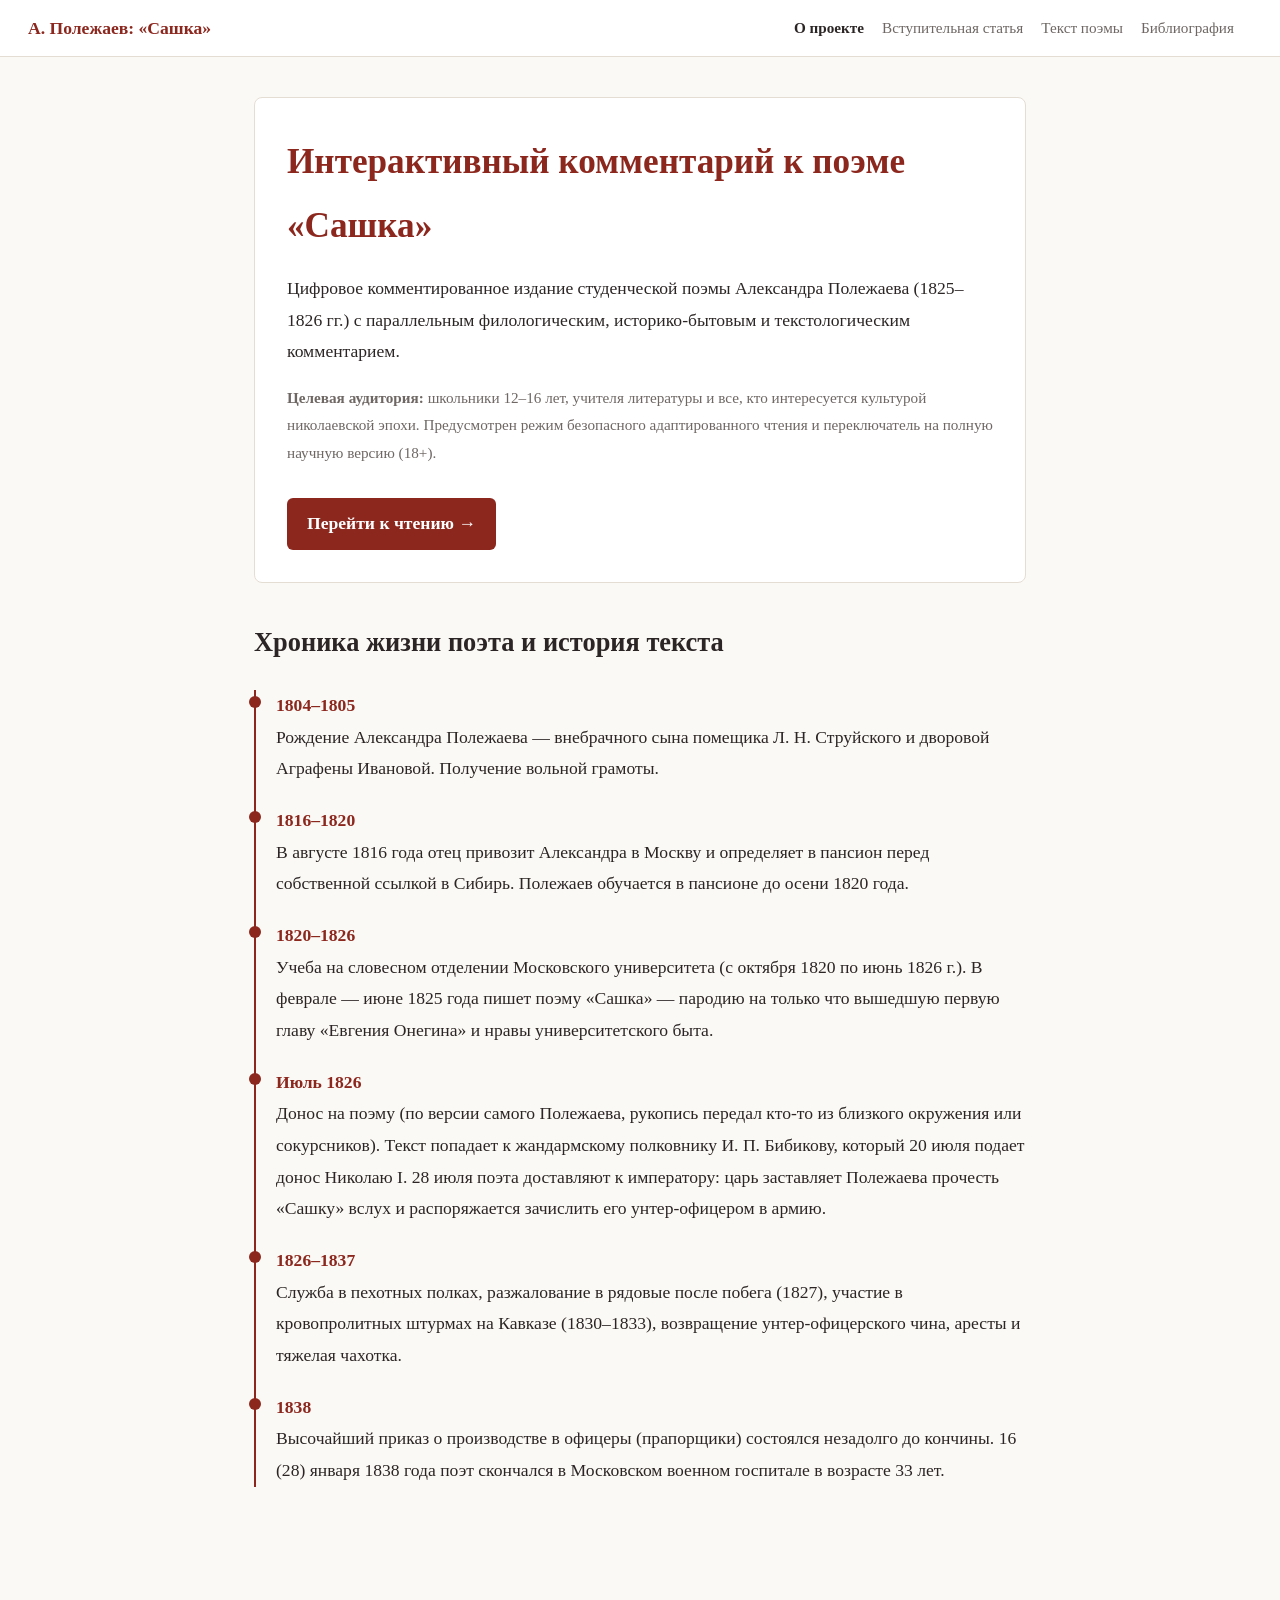
<file: index.html>
<!DOCTYPE html>
<html lang="ru">
<head>
  <meta charset="UTF-8">
  <meta name="viewport" content="width=device-width, initial-scale=1.0">
  <title>Александр Полежаев: «Сашка» — Цифровой комментарий</title>
  <link rel="stylesheet" href="css/style.css">
</head>
<body>

  <header>
    <div class="site-title">А. Полежаев: «Сашка»</div>
    <nav>
      <a href="index.html" class="active">О проекте</a>
      <a href="intro.html">Вступительная статья</a>
      <a href="text.html">Текст поэмы</a>
      <a href="bibliography.html">Библиография</a>
    </nav>
  </header>

  <main class="content-page">
    <div class="hero-box">
      <h1>Интерактивный комментарий к поэме «Сашка»</h1>
      <p>Цифровое комментированное издание студенческой поэмы Александра Полежаева (1825–1826 гг.) с параллельным филологическим, историко-бытовым и текстологическим комментарием.</p>
      <p style="color: var(--text-muted); font-size: 0.95rem; margin-top: 8px;">
        <strong>Целевая аудитория:</strong> школьники 12–16 лет, учителя литературы и все, кто интересуется культурой николаевской эпохи. Предусмотрен режим безопасного адаптированного чтения и переключатель на полную научную версию (18+).
      </p>
      <a href="text.html" class="hero-btn">Перейти к чтению &rarr;</a>
    </div>

    <h2>Хроника жизни поэта и история текста</h2>
    <div class="timeline">
      <div class="timeline-item">
        <div class="timeline-year">1804–1805</div>
        <p>Рождение Александра Полежаева — внебрачного сына помещика Л. Н. Струйского и дворовой Аграфены Ивановой. Получение вольной грамоты.</p>
      </div>
      <div class="timeline-item">
        <div class="timeline-year">1816–1820</div>
        <p>В августе 1816 года отец привозит Александра в Москву и определяет в пансион перед собственной ссылкой в Сибирь. Полежаев обучается в пансионе до осени 1820 года.</p>
      </div>
      <div class="timeline-item">
        <div class="timeline-year">1820–1826</div>
        <p>Учеба на словесном отделении Московского университета (с октября 1820 по июнь 1826 г.). В феврале — июне 1825 года пишет поэму «Сашка» — пародию на только что вышедшую первую главу «Евгения Онегина» и нравы университетского быта.</p>
      </div>
      <div class="timeline-item">
        <div class="timeline-year">Июль 1826</div>
        <p>Донос на поэму (по версии самого Полежаева, рукопись передал кто-то из близкого окружения или сокурсников). Текст попадает к жандармскому полковнику И. П. Бибикову, который 20 июля подает донос Николаю I. 28 июля поэта доставляют к императору: царь заставляет Полежаева прочесть «Сашку» вслух и распоряжается зачислить его унтер-офицером в армию.</p>
      </div>
      <div class="timeline-item">
        <div class="timeline-year">1826–1837</div>
        <p>Служба в пехотных полках, разжалование в рядовые после побега (1827), участие в кровопролитных штурмах на Кавказе (1830–1833), возвращение унтер-офицерского чина, аресты и тяжелая чахотка.</p>
      </div>
      <div class="timeline-item">
        <div class="timeline-year">1838</div>
        <p>Высочайший приказ о производстве в офицеры (прапорщики) состоялся незадолго до кончины. 16 (28) января 1838 года поэт скончался в Московском военном госпитале в возрасте 33 лет.</p>
      </div>
    </div>
  </main>

</body>
</html>
</file>
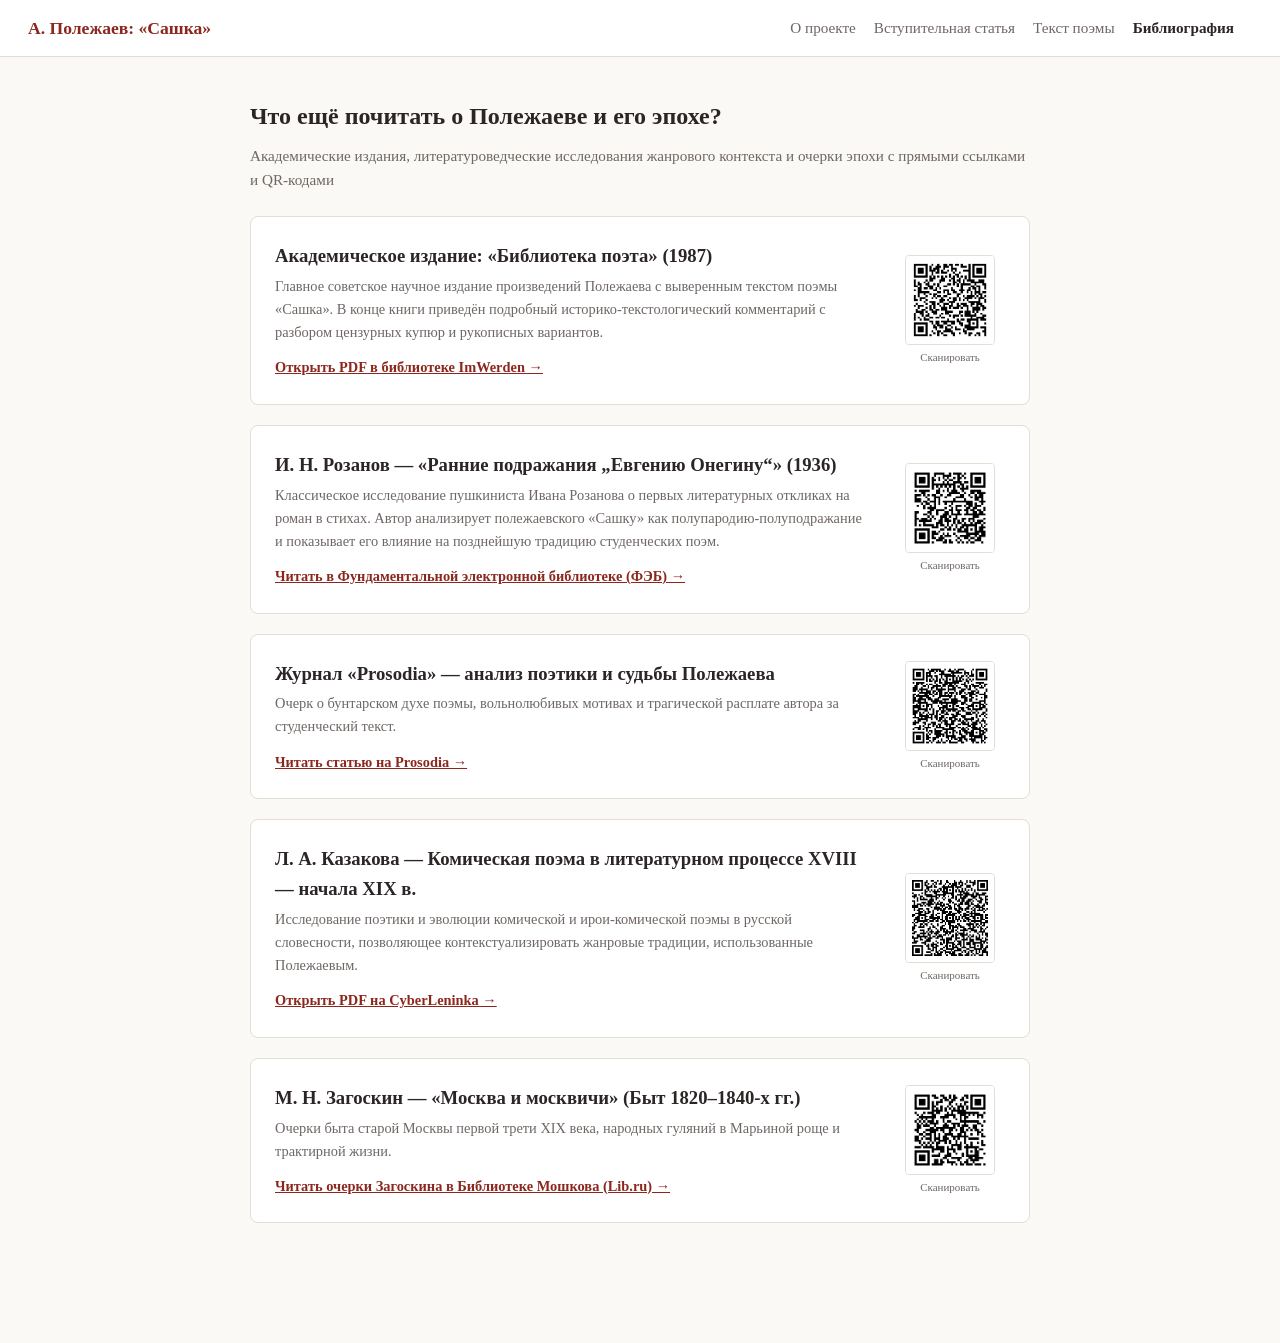
<file: bibliography.html>
<!DOCTYPE html>
<html lang="ru">
<head>
  <meta charset="UTF-8">
  <meta name="viewport" content="width=device-width, initial-scale=1.0">
  <title>Рекомендованная литература — А. Полежаев</title>
  <link rel="stylesheet" href="css/style.css">
</head>
<body>

  <header>
    <div class="site-title">А. Полежаев: «Сашка»</div>
    <nav>
      <a href="index.html">О проекте</a>
      <a href="intro.html">Вступительная статья</a>
      <a href="text.html">Текст поэмы</a>
      <a href="bibliography.html" class="active">Библиография</a>
    </nav>
  </header>

  <main class="biblio-grid">
    <h2 style="margin-bottom: 8px; font-family: Georgia, serif;">Что ещё почитать о Полежаеве и его эпохе?</h2>
    <p style="color: var(--text-muted); margin-bottom: 24px; font-size: 0.95rem;">Академические издания, литературоведческие исследования жанрового контекста и очерки эпохи с прямыми ссылками и QR-кодами</p>

    <!-- Позиция 1: Большая серия Библиотеки поэта (1987) -->
    <div class="biblio-card">
      <div class="biblio-info">
        <h3>Академическое издание: «Библиотека поэта» (1987)</h3>
        <p style="color: var(--text-muted); font-size: 0.9rem; margin: 4px 0 10px;">
          Главное советское научное издание произведений Полежаева с выверенным текстом поэмы «Сашка». В конце книги приведён подробный историко-текстологический комментарий с разбором цензурных купюр и рукописных вариантов.
        </p>
        <a href="https://imwerden.de/pdf/polezhaev_stikhotvoreniya_i_poemy_1987_text.pdf" target="_blank" rel="noopener noreferrer" style="color: var(--accent); font-size: 0.9rem; font-weight: 600;">Открыть PDF в библиотеке ImWerden &rarr;</a>
      </div>
      <div class="biblio-qr-wrapper">
        <img src="assets/qr-1.jpg" alt="QR-код к изданию 1987 года" onerror="this.outerHTML='<div style=\'border:1px dashed #ccc;padding:10px;font-size:11px;\'>assets/qr-1.jpg</div>'">
        <span style="font-size: 11px; color: var(--text-muted); margin-top: 4px;">Сканировать</span>
      </div>
    </div>

    <!-- Позиция 2: Розанов об «Онегине» и «Сашке» -->
    <div class="biblio-card">
      <div class="biblio-info">
        <h3>И. Н. Розанов — «Ранние подражания „Евгению Онегину“» (1936)</h3>
        <p style="color: var(--text-muted); font-size: 0.9rem; margin: 4px 0 10px;">
          Классическое исследование пушкиниста Ивана Розанова о первых литературных откликах на роман в стихах. Автор анализирует полежаевского «Сашку» как полупародию-полуподражание и показывает его влияние на позднейшую традицию студенческих поэм.
        </p>
        <a href="https://feb-web.ru/feb/pushkin/serial/v36/v36-213-.htm" target="_blank" rel="noopener noreferrer" style="color: var(--accent); font-size: 0.9rem; font-weight: 600;">Читать в Фундаментальной электронной библиотеке (ФЭБ) &rarr;</a>
      </div>
      <div class="biblio-qr-wrapper">
        <img src="assets/qr-2.jpg" alt="QR-код к статье Розанова" onerror="this.outerHTML='<div style=\'border:1px dashed #ccc;padding:10px;font-size:11px;\'>assets/qr-2.jpg</div>'">
        <span style="font-size: 11px; color: var(--text-muted); margin-top: 4px;">Сканировать</span>
      </div>
    </div>

    <!-- Позиция 3: Prosodia -->
    <div class="biblio-card">
      <div class="biblio-info">
        <h3>Журнал «Prosodia» — анализ поэтики и судьбы Полежаева</h3>
        <p style="color: var(--text-muted); font-size: 0.9rem; margin: 4px 0 10px;">
          Очерк о бунтарском духе поэмы, вольнолюбивых мотивах и трагической расплате автора за студенческий текст.
        </p>
        <a href="https://prosodia.ru/catalog/stikhotvorenie-dnya/aleksandr-polezhaev-khot-i-ne-verit-on-isusu-no-pravo-dobryy-molodets/" target="_blank" rel="noopener noreferrer" style="color: var(--accent); font-size: 0.9rem; font-weight: 600;">Читать статью на Prosodia &rarr;</a>
      </div>
      <div class="biblio-qr-wrapper">
        <img src="assets/qr-3.jpg" alt="QR-код к статье на Prosodia" onerror="this.outerHTML='<div style=\'border:1px dashed #ccc;padding:10px;font-size:11px;\'>assets/qr-3.jpg</div>'">
        <span style="font-size: 11px; color: var(--text-muted); margin-top: 4px;">Сканировать</span>
      </div>
    </div>

    <!-- Позиция 4: КиберЛенинка — Комическая поэма -->
    <div class="biblio-card">
      <div class="biblio-info">
        <h3>Л. А. Казакова — Комическая поэма в литературном процессе XVIII — начала XIX в.</h3>
        <p style="color: var(--text-muted); font-size: 0.9rem; margin: 4px 0 10px;">
          Исследование поэтики и эволюции комической и ирои-комической поэмы в русской словесности, позволяющее контекстуализировать жанровые традиции, использованные Полежаевым.
        </p>
        <a href="https://cyberleninka.ru/article/n/komicheskaya-poema-v-literaturnom-protsesse-vtoroy-poloviny-xviii-nachala-xix-veka/viewer" target="_blank" rel="noopener noreferrer" style="color: var(--accent); font-size: 0.9rem; font-weight: 600;">Открыть PDF на CyberLeninka &rarr;</a>
      </div>
      <div class="biblio-qr-wrapper">
        <img src="assets/qr-4.jpg" alt="QR-код к статье на CyberLeninka" onerror="this.outerHTML='<div style=\'border:1px dashed #ccc;padding:10px;font-size:11px;\'>assets/qr-4.jpg</div>'">
        <span style="font-size: 11px; color: var(--text-muted); margin-top: 4px;">Сканировать</span>
      </div>
    </div>

    <!-- Позиция 5: Быт Москвы — Загоскин -->
    <div class="biblio-card">
      <div class="biblio-info">
        <h3>М. Н. Загоскин — «Москва и москвичи» (Быт 1820–1840-х гг.)</h3>
        <p style="color: var(--text-muted); font-size: 0.9rem; margin: 4px 0 10px;">
          Очерки быта старой Москвы первой трети XIX века, народных гуляний в Марьиной роще и трактирной жизни.
        </p>
        <a href="http://az.lib.ru/z/zagoskin_m_n/text_0080.shtml" target="_blank" rel="noopener noreferrer" style="color: var(--accent); font-size: 0.9rem; font-weight: 600;">Читать очерки Загоскина в Библиотеке Мошкова (Lib.ru) &rarr;</a>
      </div>
      <div class="biblio-qr-wrapper">
        <img src="assets/qr-5.jpg" alt="QR-код к книге Загоскина" onerror="this.outerHTML='<div style=\'border:1px dashed #ccc;padding:10px;font-size:11px;\'>assets/qr-5.jpg</div>'">
        <span style="font-size: 11px; color: var(--text-muted); margin-top: 4px;">Сканировать</span>
      </div>
    </div>
  </main>

</body>
</html>
</file>
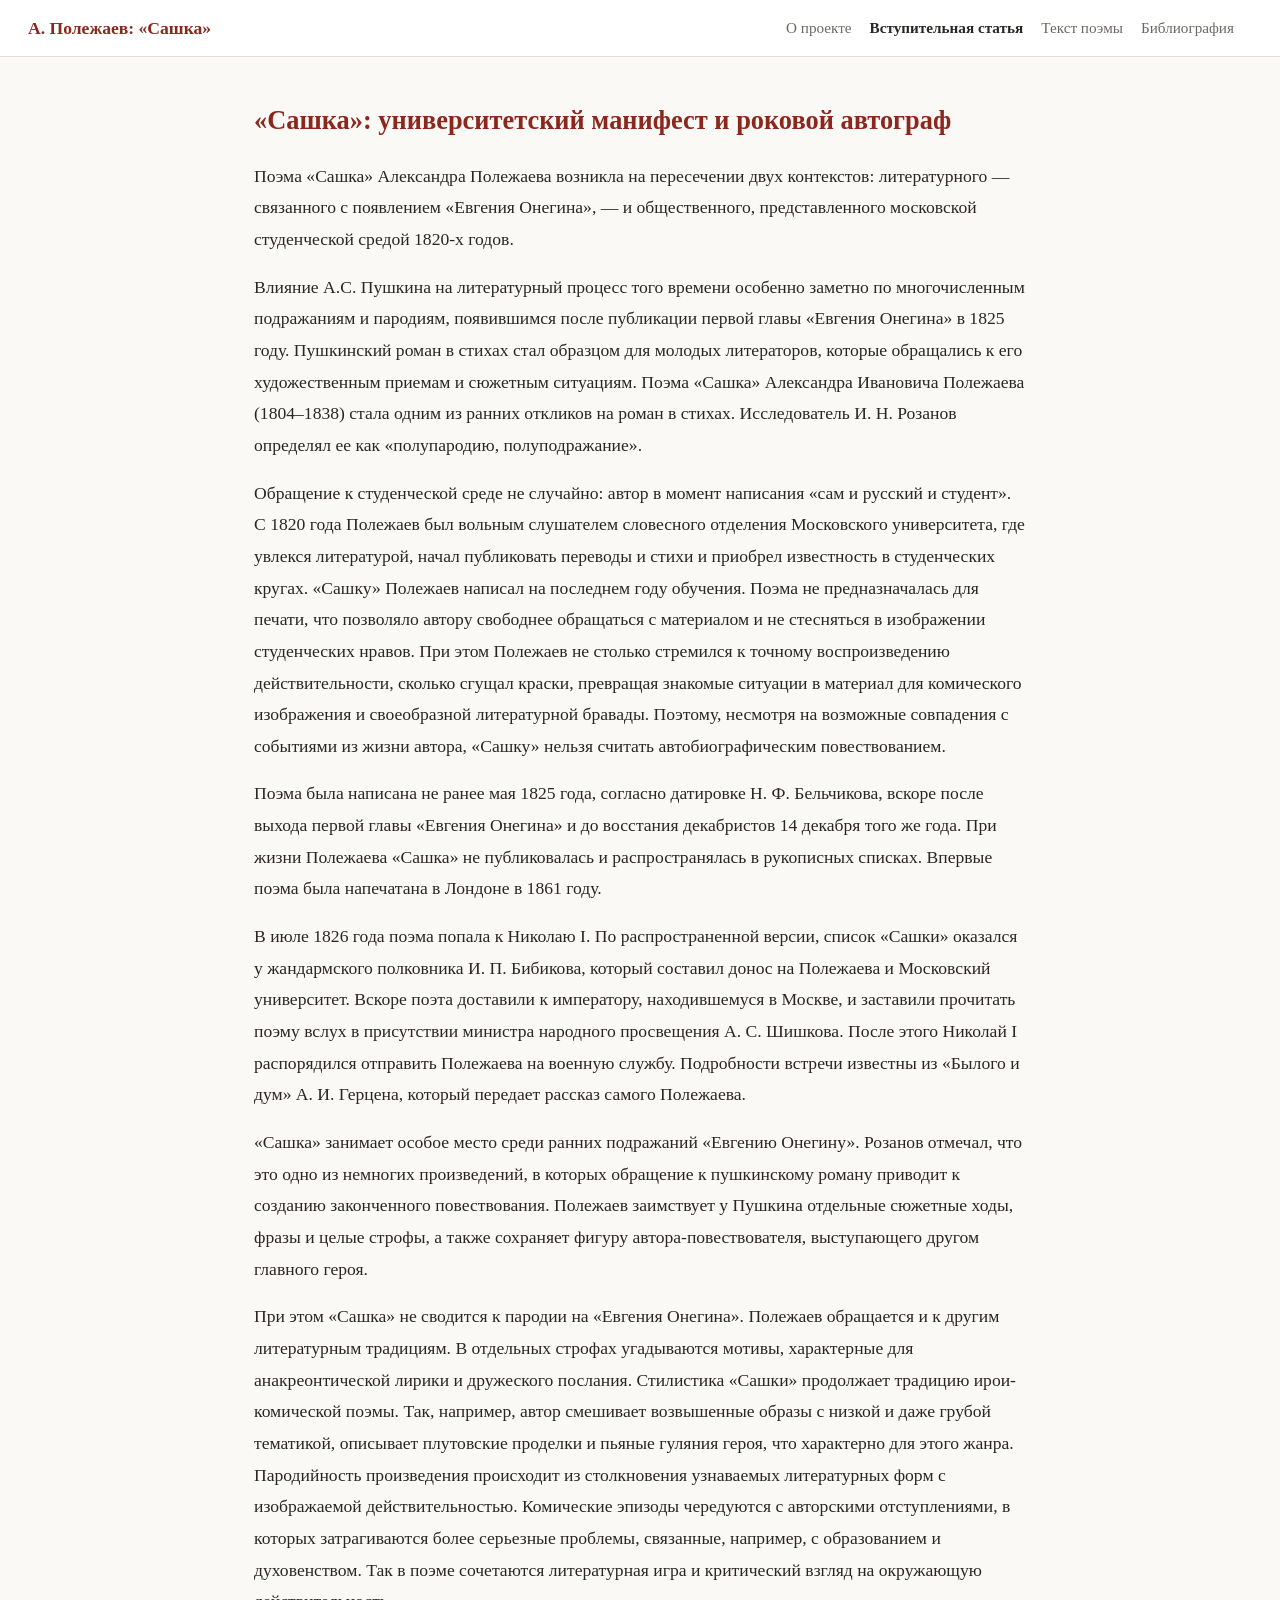
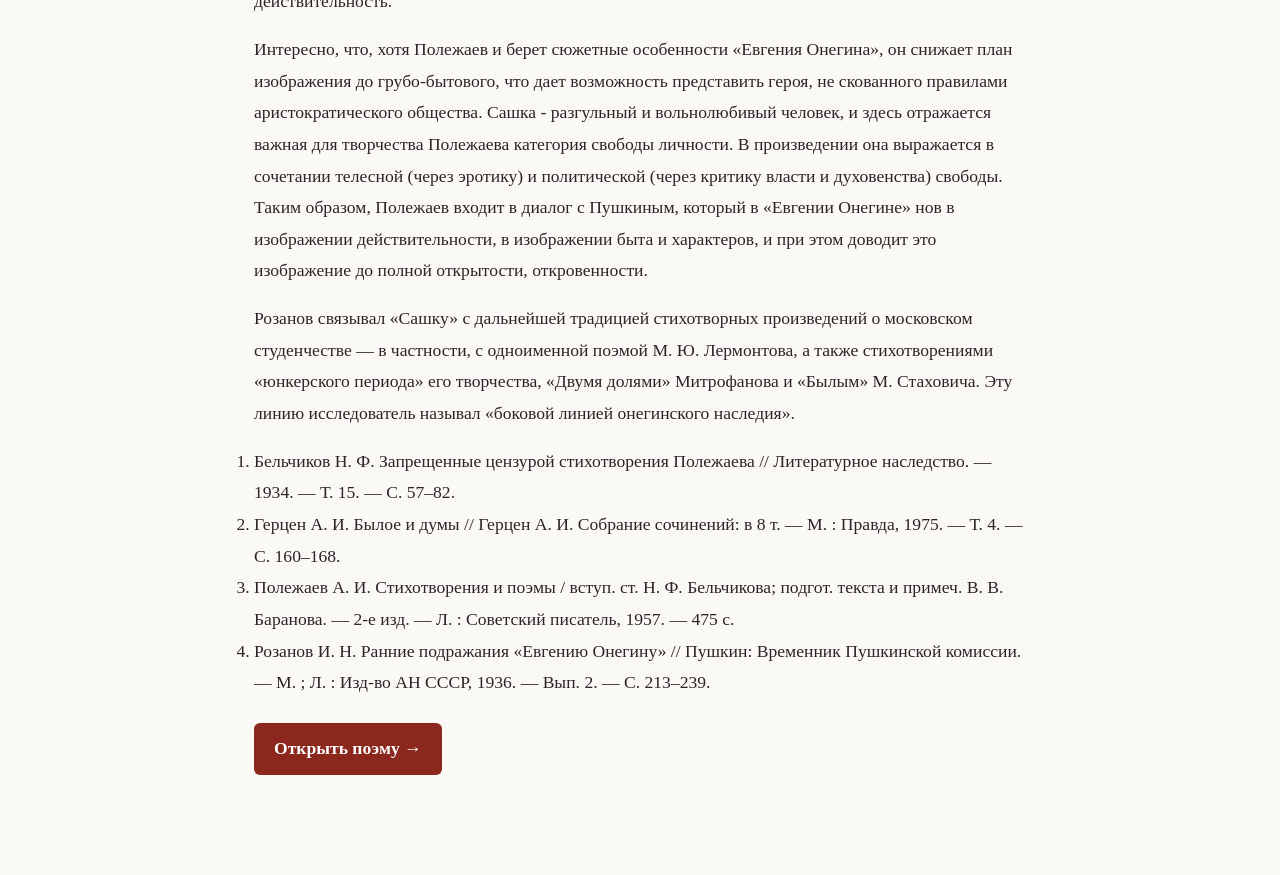
<file: intro.html>
<!DOCTYPE html>
<html lang="ru">
<head>
  <meta charset="UTF-8">
  <meta name="viewport" content="width=device-width, initial-scale=1.0">
  <title>Вступительная статья — А. Полежаев: «Сашка»</title>
  <link rel="stylesheet" href="css/style.css">
</head>
<body>

  <header>
    <div class="site-title">А. Полежаев: «Сашка»</div>
    <nav>
      <a href="index.html">О проекте</a>
      <a href="intro.html" class="active">Вступительная статья</a>
      <a href="text.html">Текст поэмы</a>
      <a href="bibliography.html">Библиография</a>
    </nav>
  </header>

  <article class="content-page">
    <h1>«Сашка»: университетский манифест и роковой автограф</h1>
    
    <p>Поэма «Сашка» Александра Полежаева возникла на пересечении двух контекстов: литературного — связанного с появлением «Евгения Онегина», — и общественного, представленного московской студенческой средой 1820-х годов.</p>

    <p>Влияние А.C. Пушкина на литературный процесс того времени особенно заметно по многочисленным подражаниям и пародиям, появившимся после публикации первой главы «Евгения Онегина» в 1825 году. Пушкинский роман в стихах стал образцом для молодых литераторов, которые обращались к его художественным приемам и сюжетным ситуациям. Поэма «Сашка» Александра Ивановича Полежаева (1804–1838) стала одним из ранних откликов на роман в стихах. Исследователь И. Н. Розанов определял ее как «полупародию, полуподражание».</p>

    <p>Обращение к студенческой среде не случайно: автор в момент написания «сам и русский и студент». С 1820 года Полежаев был вольным слушателем словесного отделения Московского университета, где увлекся литературой, начал публиковать переводы и стихи и приобрел известность в студенческих кругах. «Сашку» Полежаев написал на последнем году обучения. Поэма не предназначалась для печати, что позволяло автору свободнее обращаться с материалом и не стесняться в изображении студенческих нравов. При этом Полежаев не столько стремился к точному воспроизведению действительности, сколько сгущал краски, превращая знакомые ситуации в материал для комического изображения и своеобразной литературной бравады. Поэтому, несмотря на возможные совпадения с событиями из жизни автора, «Сашку» нельзя считать автобиографическим повествованием.</p>

    <p>Поэма была написана не ранее мая 1825 года, согласно датировке Н. Ф. Бельчикова, вскоре после выхода первой главы «Евгения Онегина» и до восстания декабристов 14 декабря того же года. При жизни Полежаева «Сашка» не публиковалась и распространялась в рукописных списках. Впервые поэма была напечатана в Лондоне в 1861 году.</p>

    <p>В июле 1826 года поэма попала к Николаю I. По распространенной версии, список «Сашки» оказался у жандармского полковника И. П. Бибикова, который составил донос на Полежаева и Московский университет. Вскоре поэта доставили к императору, находившемуся в Москве, и заставили прочитать поэму вслух в присутствии министра народного просвещения А. С. Шишкова. После этого Николай I распорядился отправить Полежаева на военную службу. Подробности встречи известны из «Былого и дум» А. И. Герцена, который передает рассказ самого Полежаева.</p>

    <p>«Сашка» занимает особое место среди ранних подражаний «Евгению Онегину». Розанов отмечал, что это одно из немногих произведений, в которых обращение к пушкинскому роману приводит к созданию законченного повествования. Полежаев заимствует у Пушкина отдельные сюжетные ходы, фразы и целые строфы, а также сохраняет фигуру автора-повествователя, выступающего другом главного героя.</p>

    <p>При этом «Сашка» не сводится к пародии на «Евгения Онегина». Полежаев обращается и к другим литературным традициям. В отдельных строфах угадываются мотивы, характерные для анакреонтической лирики и дружеского послания. Стилистика «Сашки» продолжает традицию ирои-комической поэмы. Так, например, автор смешивает возвышенные образы с низкой и даже грубой тематикой, описывает плутовские проделки и пьяные гуляния героя, что характерно для этого жанра. Пародийность произведения происходит из столкновения узнаваемых литературных форм с изображаемой действительностью. Комические эпизоды чередуются с авторскими отступлениями, в которых затрагиваются более серьезные проблемы, связанные, например, с образованием и духовенством. Так в поэме сочетаются литературная игра и критический взгляд на окружающую действительность.</p>

    <p>Интересно, что, хотя Полежаев и берет сюжетные особенности «Евгения Онегина», он снижает план изображения до грубо-бытового, что дает возможность представить героя, не скованного правилами аристократического общества. Сашка - разгульный и вольнолюбивый человек, и здесь отражается важная для творчества Полежаева категория свободы личности. В произведении она выражается в сочетании телесной (через эротику) и политической (через критику власти и духовенства) свободы. Таким образом, Полежаев входит в диалог с Пушкиным, который в «Евгении Онегине» нов в изображении действительности, в изображении быта и характеров, и при этом доводит это изображение до полной открытости, откровенности.</p>

    <p>Розанов связывал «Сашку» с дальнейшей традицией стихотворных произведений о московском студенчестве — в частности, с одноименной поэмой М. Ю. Лермонтова, а также стихотворениями «юнкерского периода» его творчества, «Двумя долями» Митрофанова и «Былым» М. Стаховича. Эту линию исследователь называл «боковой линией онегинского наследия».</p>
     
    <ol class="bibliography-list">
      <li>Бельчиков Н. Ф. Запрещенные цензурой стихотворения Полежаева // Литературное наследство. — 1934. — Т. 15. — С. 57–82.</li>
      <li>Герцен А. И. Былое и думы // Герцен А. И. Собрание сочинений: в 8 т. — М. : Правда, 1975. — Т. 4. — С. 160–168.</li>
      <li>Полежаев А. И. Стихотворения и поэмы / вступ. ст. Н. Ф. Бельчикова; подгот. текста и примеч. В. В. Баранова. — 2-е изд. — Л. : Советский писатель, 1957. — 475 с.</li>
      <li>Розанов И. Н. Ранние подражания «Евгению Онегину» // Пушкин: Временник Пушкинской комиссии. — М. ; Л. : Изд-во АН СССР, 1936. — Вып. 2. — С. 213–239.</li>
    </ol>

    <a href="text.html" class="hero-btn" style="margin-top: 24px;">Открыть поэму &rarr;</a>
  </article>

</body>
</html>
</file>
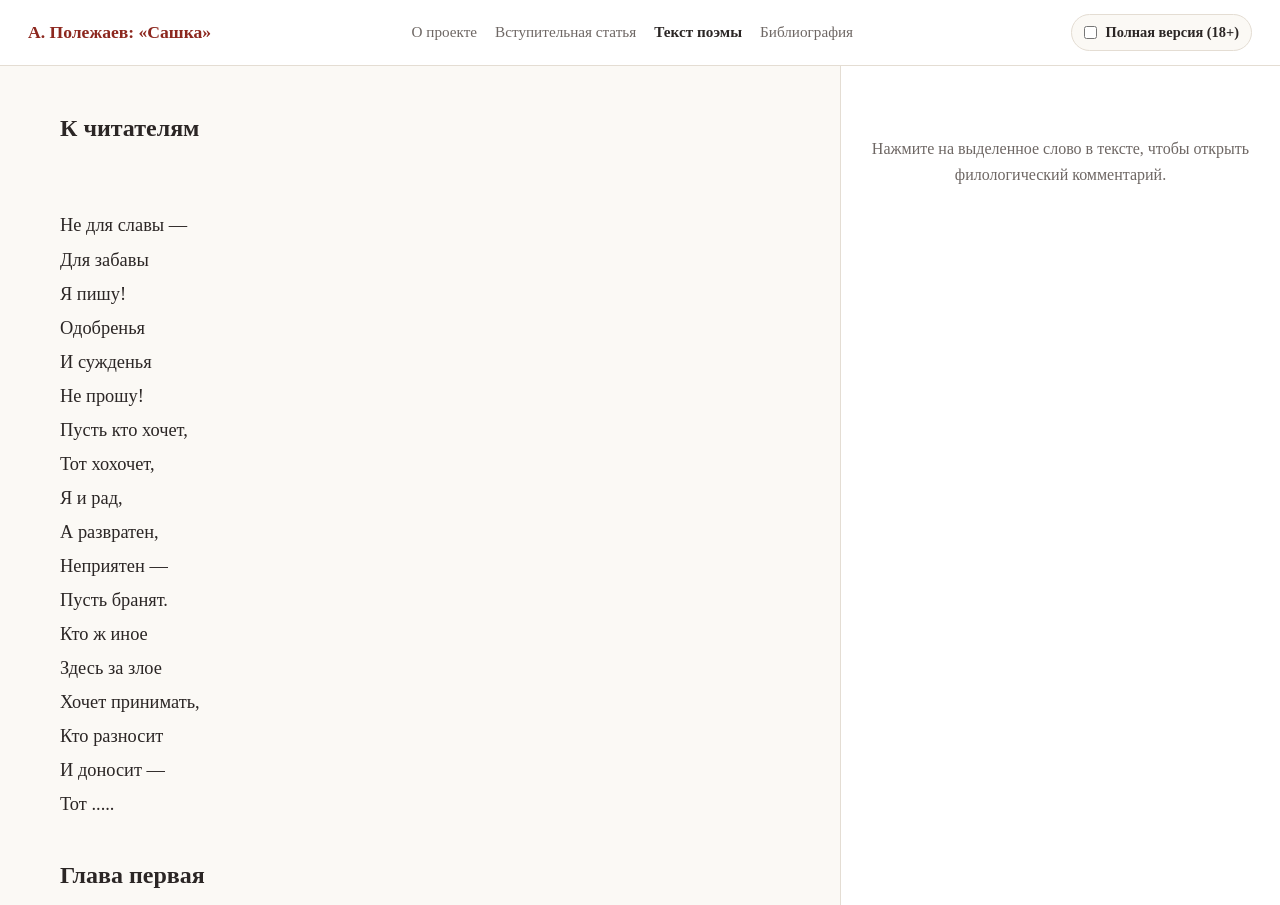
<file: text.html>
<!DOCTYPE html>
<html lang="ru">
<head>
  <meta charset="UTF-8">
  <meta name="viewport" content="width=device-width, initial-scale=1.0">
  <title>А. Полежаев — Сашка (Текст и комментарий)</title>
  <link rel="stylesheet" href="css/style.css">
  <style>
    /* Инлайновая подмена строк и фрагментов */
    body.mode-teen .adult-val { display: none !important; }
    body.mode-adult .teen-val { display: none !important; }

    /* Мягкая подсветка восстановленных фрагментов в режиме 18+ */
    .adult-val {
      color: var(--accent);
      background-color: var(--accent-light);
      padding: 0 3px;
      border-radius: 3px;
    }

    /* Подсказка для подростка на месте цензуры */
    .teen-censored {
      color: var(--text-muted);
      border-bottom: 1px dashed var(--accent);
      cursor: pointer;
      font-style: normal;
    }

    /* Стили окна подтверждения 18+ */
    dialog.age-modal {
      border: 1px solid var(--border);
      border-radius: 12px;
      padding: 28px;
      max-width: 440px;
      background: var(--bg-card);
      color: var(--text-main);
      box-shadow: 0 10px 30px rgba(0, 0, 0, 0.25);
    }
    dialog.age-modal::backdrop {
      background: rgba(0, 0, 0, 0.55);
      backdrop-filter: blur(2px);
    }
    dialog.age-modal h3 {
      margin-top: 0;
      color: var(--accent);
      font-family: Georgia, serif;
    }
    .modal-actions {
      display: flex;
      justify-content: flex-end;
      gap: 12px;
      margin-top: 20px;
    }
    .modal-btn {
      padding: 8px 16px;
      border-radius: 6px;
      font-size: 0.95rem;
      cursor: pointer;
      font-weight: 500;
    }
    .modal-btn-cancel {
      background: transparent;
      border: 1px solid var(--border);
      color: var(--text-muted);
    }
    .modal-btn-confirm {
      background: var(--accent);
      border: 1px solid var(--accent);
      color: #fff;
    }

    /* Выделение разночтений и вариантов текста (пунктир без привязки к 18+) */
.teen-censored {
      color: inherit;
      border-bottom: 1px dashed var(--accent);
      cursor: pointer;
      font-style: normal;
      transition: opacity 0.15s ease, background-color 0.15s ease;
      -webkit-box-decoration-break: clone;
      box-decoration-break: clone;
    }

/* Эффект при наведении и при активном комментарии */
.text-variant:hover,
    .text-variant.active,
    .teen-censored:hover,
    .teen-censored.active {
      background-color: var(--accent-light);
      border-bottom-style: solid;
    }
  </style>
</head>
<body class="mode-teen">

  <header>
    <div class="site-title">А. Полежаев: «Сашка»</div>
    <nav>
      <a href="index.html">О проекте</a>
      <a href="intro.html">Вступительная статья</a>
      <a href="text.html" class="active">Текст поэмы</a>
      <a href="bibliography.html">Библиография</a>
    </nav>
    <div class="toggle-wrapper">
      <input type="checkbox" id="ageSwitch" onchange="switchMode(this)">
      <label for="ageSwitch"><strong>Полная версия (18+)</strong></label>
    </div>
  </header>

  <div class="reader-layout">
    <main class="poem-container">

      <h2 class="canto-title">К читателям</h2>
      <div class="stanza">
Не для славы —
Для забавы
Я пишу!
Одобренья
И сужденья
Не прошу!
Пусть кто хочет,
Тот хохочет,
Я и рад,
А развратен,
Неприятен —
Пусть бранят.
Кто ж иное
Здесь за злое
Хочет принимать,
Кто разносит
И доносит —
Тот <span class="teen-val">.....</span><span class="adult-val">и блядь.</span>
      </div>

      <h2 class="canto-title">Глава первая</h2>

      <!-- Строфа 1 -->
      <div class="stanza">
<strong>1</strong>
<span class="term" onclick="loadComm('parody_onegin_intro')">«Мой дядя — человек сердитый</span>,
И тьму я браней претерплю,
Но если говорить открыто,
<span class="term" onclick="loadComm('bio_struysky_uncle')">Его немножко я люблю!</span>
Он — черт, когда разгорячится,
Дрожит, как пустится кричать,
Но жар в минуту охладится —
И тих мой дядюшка опять.
Зато какая же мне скука
Весь день при нем в гостиной быть,
Какая тягостная мука
<span class="term" onclick="loadComm('history_struysky_campaigns')">Лишь о походах говорить</span>,
      </div>

      <!-- Строфа 2 -->
      <div class="stanza">
<strong>2</strong>
<span class="term" onclick="loadComm('bio_struyskaya_wife')">Супруге</span> строить комплименты,
Платочки с полу подымать,
Хвалить ей шляпки ее, ленты,
Детей в колясочке катать,
<span class="term" onclick="loadComm('phrase_lyasy')">Точить им сказочки да лясы</span>,
Водить в саду в день раза три
И <span class="term" onclick="loadComm('vocab_grimaces')">строить разные гримасы</span>,
<span class="term" onclick="loadComm('parody_onegin_chort')">Бормоча: „Черт вас побери!“</span>»
Так, растянувшись на телеге,
Студент московский помышлял,
Когда в ночном на ней побеге
Он к дяде в <span class="term" onclick="loadComm('geo_piter_escape')">Питер</span> поскакал.
      </div>

      <!-- Строфа 3 -->
      <div class="stanza">
<strong>3</strong>
Студенты всех земель и краев!
<span class="term" onclick="loadComm('parody_author_friend')">Он ваш товарищ и мой друг</span>;
Его фамилья Полежаев,
А дальше... эх, друзья, не вдруг!
Я парень и без вас болтливый,
И только б вас не усыпить,
А то внимайте терпеливо:
Я рад весь век мой говорить!
Быть может, в Пензе городишка
Несноснее Саранска нет,—
<span class="term" onclick="loadComm('geo_pokryshkino_birth')">Под ним есть малое селишко</span>,
И там мой друг увидел свет...
      </div>

      <!-- Строфа 4 -->
      <div class="stanza">
<strong>4</strong>
Нельзя сказать, чтобы богато
Иль бедно жил его отец,
Но всё довольно <span class="term" onclick="loadComm('vocab_torovato')">торовато</span>,
<span class="term" onclick="loadComm('parody_onegin_promotatsya')">Чтоб промотаться наконец</span>.
Но это прочь!.. Отцу быть можно
Таким, сяким и растаким,—
Нам говорить о сыне должно:
Посмотрим, вышел он каким.
<span class="term" onclick="loadComm('parody_derzhavin_izmail')">Как быстро с гор весенни воды
В долины злачные текут</span>,
Так пусть в рассказе нашем годы
Его младенчества пройдут.
      </div>

      <!-- Строфа 5 -->
      <div class="stanza">
<strong>5</strong>
Пропустим также, что родитель
Его до крайности любил,
И первый Сашеньки учитель
<span class="term" onclick="loadComm('mores_lackey_tutor')">Лакей из дворни его был</span>.
Пропустим, что сей <span class="term" onclick="loadComm('myth_mentor')">ментор</span> славный
Был и в французском <span class="term" onclick="loadComm('myth_solomon')">Соломон</span>
И что дитя болтал исправно:
<span class="term" onclick="loadComm('vocab_french_curses')">«Jean-foutre, un vil, un con»</span>.
Пропустим, что на балалайке
В шесть лет он <span class="term" onclick="loadComm('folklore_barynya')">«барыню»</span> играл
И что в <span class="term" onclick="loadComm('vocab_pokhabstva')">похабствах</span>, <span class="term" onclick="loadComm('games_babki')">бабках</span>, <span class="term" onclick="loadComm('games_svayka')">свайке</span>
Он кучерам не уступал.
      </div>

      <!-- Строфа 6 -->
      <div class="stanza">
<strong>6</strong>
Вот Саше десять лет пробило,
И начал папенька судить,
Что не весьма бы худо было
Его другому научить.
Бич хлопнул! Тройка быстрых коней
В Москву и день и ночь летит,
И у француза в пансионе
Шалун за книгою сидит.
Я думаю, что всем известно,
<span class="term" onclick="loadComm('pension_vizard_boarding')">Что значит модный пансион</span>.
Итак, не многим будет лестно
Узнать, чему учился он.
      </div>

      <!-- Строфа 7 -->
      <div class="stanza">
<strong>7</strong>
Должно быть, кой-чему учился
Иль выучил <span class="term" onclick="loadComm('coins_altyn')">хоть на алтын</span>,
Когда достойным учинился
Носить студента знатный чин!
О родины прямых студентов —
<span class="term" onclick="loadComm('edu_european_universities')">Гёттинген, Вильна и Оксфорд</span>!
У вас не может <span class="term" onclick="loadComm('estate_brat_patenty')">брать патентов</span>
<span class="term" onclick="loadComm('vocab_durak_altynnik_skot')">Дурак, алтынник или скот</span>;
<span class="term" onclick="loadComm('estate_zvonar_kolokolny')">Звонарь не может колокольный</span>
У вас на лекции сидеть,
<span class="term" onclick="loadComm('costume_treugolnaya_shlyapa')">Вертеться в шляпе треугольной
И шпагу при бедре иметь</span>.
      </div>

      <!-- Строфа 8 -->
      <div class="stanza">
<strong>8</strong>
У вас не вздумает мальчишка
Шипеть, надувшись: «Я студент!»
Вы судите: пусть он князишка,
Да в нем ума ни капли нет!
У вас студент есть муж почтенный,
А не паршивый, не сопляк,
Не полузнайка просвещенный
И не с червонцами дурак!
У вас таланты в уваженье,
А не <span class="term" onclick="loadComm('phrase_poklony_tri_versty')">поклоны в трех верстах</span>;
У вас заслугам награжденье,
А не <span class="term" onclick="loadComm('mores_privetstviya_v_senyakh')">приветствиям в сенях</span>!
      </div>

      <!-- Строфа 9 -->
      <div class="stanza">
<strong>9</strong>
Не ректор духом вашим правит —
Природный ум вам кажет путь,
И он вам чин и честь доставит,
А не <span class="term" onclick="loadComm('mores_nelzya_li_kak_nibud')">«нельзя ли как-нибудь!»</span>.
А ты, <span class="term" onclick="loadComm('satire_kozlinye_brady')">козлиными брадами</span>
Лишь пресловутая земля,
Умы гнетущая цепями,
Отчизна глупая моя!
Когда тебе настанет время.
Очнуться в дикости своей?
Когда ты свергнешь с себя бремя
Своих презренных палачей?
      </div>

      <!-- Строфа 10 -->
      <div class="stanza">
<strong>10</strong>
Но что я?.. Где я?.. Куда скрылся
Вниманья нашего предмет?..
Ах, господа, как я забылся:
Я сам и русский и студент...
Но это прочь... Вот <span class="term" onclick="loadComm('costume_vitsmundir')">в вицмундире</span>,
Держа в руках большой стакан,
Сидит с красотками <span class="term" onclick="loadComm('parody_heroicomic_traktir')">в трактире</span>
Какой-то черненький буян.
Веселье наглое играет
В его закатистых глазах,
И сквернословие летает
На пылких юноши устах...
      </div>

      <!-- Строфа 11 -->
      <div class="stanza">
<strong>11</strong>
Кричит... Пунш плещет, брызжет пиво;
Графины, рюмки дребезжат!
И вкруг гуляки молчаливо
Рои трактирщиков стоят...
Махнул — и бубны зазвучали,
Как гром по тучам прокатил,
И крик <span class="term" onclick="loadComm('romance_chernaya_shal')">цыганской «Черной шали»</span>
Трактира своды огласил;
И дикий вопль и восклицанья
Согласны с пылкою душой,
И пал студент в очарованье
На <span class="term" onclick="loadComm('vocab_persi')">перси</span> девы молодой.
      </div>

      <!-- Строфа 12 -->
      <div class="stanza">
<strong>12</strong>
Кто ж сей во славе буйной зримый
Младой роскошный <span class="term" onclick="loadComm('myth_epicur')">эпикур</span>,
<span class="term" onclick="loadComm('myth_tsaritsa_paphosa')">Царицей Пафоса</span> любимый,
Средь нимф увенчанный <span class="term" onclick="loadComm('myth_amur')">Амур</span>?
Друзья, никак не может статься,
Чтоб всякий вдруг не отгадал,
И мне пришлось бы извиняться,
Зачем я прежде не сказал.
Ах, миг счастливый, быстротечный
Волшебных юношества лет!
Блажен, кто в радости сердечной
Тебя сорвал, как <span class="term" onclick="loadComm('vocab_veshniy_tsvet')">вешний</span> цвет!
      </div>

      <!-- Строфа 13 -->
      <div class="stanza">
<strong>13</strong>
Блажен, кто слез ручей горючий
Рукой Анюты утирал;
<span class="term" onclick="loadComm('parody_psalom_blazhen')">Блажен, кто жизни путь колючий
Вином отрадным поливал</span>.
Пусть смотрит <span class="term" onclick="loadComm('philosophy_geraklit_plaksivy')">Гераклит плаксивый</span>
С улыбкой жалкой на тебя,
Но ты блажен, о друг мой милый,
Забыв в веселье сам себя.
<span class="term" onclick="loadComm('poetics_anacreontic_motifs')">Отринем, свергнем с себя бремя
Старинных умственных цепей,
Что ныне гибельное время
Еще щадит до наших дней</span>.
      </div>

      <!-- Строфа 14 -->
      <div class="stanza">
<strong>14</strong>
Хорош философ был <span class="term" onclick="loadComm('philosophy_seneka')">Сенека</span>,
Еще умней — <span class="term" onclick="loadComm('philosophy_platon_mudrets')">Платон-мудрец</span>,
Но через два или три века
Они, ей-ей, не образец.
И в тех и в новых шарлатанах
Лишь скарб нелепостей одних;
Но и весь свет наш на обманах
Или духовных, иль мирских.
. . . . . . . . . .
. . . . . . . . . .
. . . . . . . . . .
      </div>

      <!-- Строфа 15 -->
      <div class="stanza">
<strong>15</strong>
И полно, я заговорился,
А как мой Сашка пировать
С <span class="teen-val teen-censored" onclick="loadComm('cens_brothel_feast')">.......</span><span class="adult-val">блядьми</span> в трактире научился,
Я и забыл вам рассказать.
Не знаю, право, я, природный
Умишка маленький в нем был
Иль пансион учено-модный
Его лозами поселил,
Но, лишь учась тому, другому,
Он кое-что перенимал
И, слов не тратя по-пустому,
Кой в чем довольно успевал:
      </div>

      <!-- Строфа 16 -->
      <div class="stanza">
<strong>16</strong>
Мог изъясняться по-французски
И по-немецки лепетать,
А что касается по-русски,
<span class="term" onclick="loadComm('parody_onegin_rifmy_kropat')">То даже рифмы стал кропать</span>.
Хоть математике учиться
Охоты вовсе не имел,
Но поколоться, порубиться
С лихим гусаром не робел.
Он знал науки и другие,
Но это более любил...
Ну, ведь нельзя, друзья драгие,
Сказать, чтоб он невежда был!
      </div>

      <!-- Строфа 17 -->
      <div class="stanza">
<strong>17</strong>
Притом же, правду-матку молвить,
Умен — не то, что научен:
Иной куда гораздо молвит —
Переучен, а не умен!
По-моему, семинариста
Хоть разучи бог знает как,
Строка в строку евангелиста
Прочтет на память, а дурак.
Я для того здесь об ученых
И умных начал рассуждать,
Что мне не хочется об оных
И об науках толковать.
      </div>

      <!-- Строфа 18 -->
      <div class="stanza">
<strong>18</strong>
Итак, ни слова об науках...
Черты характера сего:
Свобода в мыслях и поступках,
Не знать судьею никого,
Ни подчиненности трусливой,
Ни лицемерия ханжей,
Но жажда вольности строптивой
И необузданность страстей!
Судить решительно и смело
Умом своим о всех вещах
И тлеть враждой закоренелой
К <span class="term" onclick="loadComm('slang_mokhnatye_shelmy')">мохнатым шельмам</span> в хомутах!
      </div>

      <!-- Строфа 19 -->
      <div class="stanza">
<strong>19</strong>
Он их терпеть не мог до смерти,
И в метафизику его
Ни мощи, ангелы, ни черти,
<span class="term" onclick="loadComm('cens_dve_knigi_blyadi')">Ни <span class="teen-val">обе книги</span><span class="adult-val">обе бляди</span> — ничего</span>
Ни так, ни эдак не входили,
<span class="term" onclick="loadComm('philosophy_platon_sokrat_immortality')">И как ученый муж Платон
Его с Сократом ни учили,
Чтобы бессмертью верил он</span>,
Он ничему тому не верит:
«Всё это — сказки»,— говорит,
<span class="term" onclick="loadComm('phrase_svoim_arshinom_boga')">Своим аршином б&lt;ога&gt; мерит</span>
И в церковь гроша не дарит.
      </div>

      <!-- Строфа 20 -->
      <div class="stanza">
<strong>20</strong>
Я для того распространяюсь
О столь божественных вещах,
Что Сашу выказать ласкаюсь,
Как голого, во всех частях;
Чтоб знали все его как должно,
С сторон хорошей и худой,
Да и, клянусь, ей-ей, неложно
Он скажет сам, что он такой.
Конечно, многим не по вкусу
Такой безбожный сорванец,
Хоть и не верит он И&lt;су&gt;су,
Но, право, добрый молодец!
      </div>

      <!-- Строфа 21 -->
      <div class="stanza">
<strong>21</strong>
Вот всё, чему он научился,
Свидетель — университет!
<span class="term" onclick="loadComm('art_rafael_santi')">Хотя б сам Рафаэль</span> трудился —
Не лучше б снял с него портрет.
Теперь, какими же судьбами,
Меня вы спросите опять,
Сидит в трактире он с <span class="teen-val teen-censored" onclick="loadComm('cens_brothel_feast')">.......</span><span class="adult-val">блядьми</span>?
Извольте слушать и молчать.
Рожденный пылким от природы,
Недолго был он средь оков:
Искал он буйственной свободы —
И стал свободен, был таков.
      </div>

      <!-- Строфа 22 -->
      <div class="stanza">
<strong>22</strong>
Как вихрь иль конь мылистый в поле
Летит в свирепости своей,
Так в первый раз его на воле
Узрел я в пламени страстей.
Не вы — театры, маскерады,
Не дам московских лучший цвет,
<span class="term" onclick="loadComm('costume_petimetry_naryady')">Не петиметрские наряды</span> —
Кипящих дум его предмет.
Нет, не таких мой Саша правил;
Он не был отроду <span class="term" onclick="loadComm('vocab_bonton')">бонтон</span>,
И не туда совсем направил
Полет орлиный, быстрый он.
      </div>

      <!-- Строфа 23 -->
      <div class="stanza">
<strong>23</strong>
Туда, где шумное веселье
В роях неистовых кипит,
Отколь все света принужденья
И скромность ложная бежит;
Туда, где <span class="term" onclick="loadComm('myth_bakhus')">Бахус</span> полупьяный
Об руку с <span class="term" onclick="loadComm('myth_momus')">Момусом</span> сидит,
И с <span class="term" onclick="loadComm('myth_sladostrastnaya_diana')">сладострастною Дианой</span>,
Разнежась, юноша шалит;
Туда, туда всегда стремились
Все мысли друга моего,
И <span class="term" onclick="loadComm('myth_vakkh')">Вакх</span> и Момус веселились,
Приняв в товарищи его.
      </div>

      <!-- Строфа 24 -->
      <div class="stanza">
<strong>24</strong>
В его пирах не проливались
<span class="term" onclick="loadComm('drinks_don_reyn_yamay')">Ни Дон, ни Рейн и ни Ямай!</span>
Но сильно, сильно разливались
Иль <span class="term" onclick="loadComm('drinks_punsh_sivolday')">пунш, иль грозный сиволдай</span>.
Ах, время, времячко лихое!
Тебя опять не наживу,
Когда, бывало, с Сашей двое
Вверх дном мы ставили Москву!
Пока я жив на свете буду,
В каких бы ни был я странах,
Нет, никогда не позабуду
О наших буйственных делах.
      </div>

      <!-- Строфа 25 -->
      <div class="stanza">
<strong>25</strong>
Деру <span class="term" onclick="loadComm('parody_maykov_zavesa_noshchi')">«завесу черной нощи»</span>
С прошедших, милых сердцу дней
И вижу: в <span class="term" onclick="loadComm('geo_maryina_roshcha')">Марьиной мы роще</span>
Блистаем славою своей!
<span class="term" onclick="loadComm('costume_ermolki')">Ермолки</span>, взоры и походка —
Всё дышит жизнью и поет;
Табак, <span class="term" onclick="loadComm('drinks_erofa_nastoyka')">ерофа</span>, <span class="text-variant" onclick="loadComm('variant_ogarev_tabak')">пиво, водка</span>
Разит, и пышет, и несет...
Идем, волнуясь величаво,—
И все дорогу нам дают,
А девки влево и направо
От нас со трепетом бегут.
      </div>

      <!-- Строфа 26 -->
      <div class="stanza">
<strong>26</strong>
Идем... и горе тебе, дерзкий,
Взглянувший искоса на нас!
«Молчать,— кричим, насупясь зверски,—
Иль выбьем потроха тотчас!»
Толпа ль <span class="teen-val teen-censored" onclick="loadComm('cens_brothel_feast')">......</span><span class="adult-val">блядей</span> иль дев стыдливых
Попалась в давке тесной нам,
Целуем, <span class="teen-val">.....</span><span class="adult-val">щупаем</span> смазливых
И харкаем в глаза каргам.
Кричим, поем, танцуем, свищем —
Пусть дураки на нас глядят!
Нам всё равно: хвалы не ищем,
Пусть как угодно говорят!
      </div>

      <!-- Строфа 27 -->
      <div class="stanza">
<strong>27</strong>
Но вот... темнее и темнее.
Народ разбрелся по домам.
«Извозчик!» — «Здесь, сударь!» — «Живее,
Пошел на <span class="term" onclick="loadComm('geo_sretenka_street')">Сретенку</span> к <span class="teen-val teen-censored" onclick="loadComm('cens_brothel_feast')">.....</span><span class="adult-val">блядям</span>!»
— «Но, но!» И дрожки задрожали;
Летим, Москва летит — и вот
К знакомым девкам прискакали,
Запор сломали у ворот.
<span class="teen-val">Идем ......... ругаясь
........ банты на штанах</span><span class="adult-val">Идем по-матерну ругаясь
В разстежку банты на штанах</span>,
И, боязливо извиняясь,
Нам светит <span class="term" onclick="loadComm('vocab_bandersha')">бандерша</span> в сенях.
      </div>

      <!-- Строфа 28 -->
      <div class="stanza">
<strong>28</strong>
<span class="teen-val">«.. ...... . .... ......»</span><span class="adult-val">«Мне Танька, а тебе Анюта»</span>,—
Скосившись, Саша говорит.
Неоценимая минута,
Тебя никто не изъяснит!
<span class="term" onclick="loadComm('parody_barkov_priap')">Приап, Приап! Плещи <span class="teen-val">м…ми</span><span class="adult-val">мудями</span>!</span>
<span class="term" onclick="loadComm('customs_vskuritsya_fukht')">Тебя достойный фимиам
Твоими верными сынами
Сейчас вскурится к облакам</span>!
О <span class="teen-val">.......</span><span class="adult-val">онанисты</span>, <span class="term" onclick="loadComm('vocab_mizoginy')">мизогины</span>!
Вам слова два теперь скажу,
Какой божественной картины
Вам легкий <span class="term" onclick="loadComm('vocab_legkiy_abris')">абрис</span> покажу!
      </div>

      <!-- Строфа 29 -->
      <div class="stanza">
<strong>29</strong>
Растянута, полувоздушна,
<span class="term" onclick="loadComm('myth_kalipso')">Калипса</span> юная лежит,
<span class="teen-val teen-censored" onclick="loadComm('parody_istomina_dance')">. . . . . . . . . .
. . . . . . . . . .
. . . . . . . . . .
. . . . . . . . . .
. . . . . . . . . .
. . . . . . . . . .
. . . . . . . . . .
. . . . . . . . . .</span><span class="adult-val"><span class="term" onclick="loadComm('parody_istomina_dance')">Ебале грозному послушна,
Она и млеет и дрожит.
Одна нога коснулась полу,
Другая, нежно на отлет,
Одна рука спустилась долу,
Другая, к персям друга жмет.
И вьется жопою атласной,
И изгибается кольцом,</span></span>
И изнывает сладострастно
В томленье пылком и живом.
      </div>

      <!-- Строфа 30 -->
      <div class="stanza">
<strong>30</strong>
Нет, нет! И <span class="term" onclick="loadComm('vocab_abris_repetition')">абрис</span> невозможно
Такой картины начертать.
Чтоб это чувствовать, то должно
Самим собою испытать.
Но вот под гибкими перстами
Поет гитара <span class="term" onclick="loadComm('dance_kontredans')">контроданс</span>,
И по-козлиному с <span class="teen-val teen-censored" onclick="loadComm('cens_brothel_feast')">...</span><span class="adult-val">блядьми</span>
Прекрасный <span class="text-variant" onclick="loadComm('variant_sochinilsya_tants')">сочинился танц</span>!
Возись! Пунш плещет, брызжет пиво,
<span class="term" onclick="loadComm('measures_polshtofy')">Полштофы</span> с рюмками летят,
А <span class="term" onclick="loadComm('police_kolokolchik_nesonlivy')">колокольчик несонливый</span>
Уж бьет заутрени <span class="term" onclick="loadComm('mores_zautreni_nabat')">набат</span>...
      </div>

      <!-- Строфа 31 -->
      <div class="stanza">
<strong>31</strong>
Дым каждую туманил кровлю,
Ползли <span class="term" onclick="loadComm('vocab_erygi_police')">ерыги</span> к кабакам,
<span class="term" onclick="loadComm('police_mokhnatykh_polchishcha')">Мохнатых полчища — на ловлю</span>,
И шайки нищих там и сям.
Вот те, которые в бордели,
Как мы, ночь в пьянстве провели,
Покинув <span class="text-variant" onclick="loadComm('variant_posteli_ogarev')">мягкие постели</span>,
Домой в пуху и пятнах шли.
Прощайте ж, милые красотки!
Теперь нам нечего зевать!
Итак, допив остаток водки,
Пошли домой мы с Сашкой спать.
      </div>

      <!-- Строфа 32 -->
      <div class="stanza">
<strong>32</strong>
Ах, много, много мы шалили!
Быть может, пошалим опять;
И много, много старой были
Друзьям найдется рассказать
Во славу университета.
Как будто вижу я теперь
Осаду нашу <span class="term" onclick="loadComm('komitet_osada')">комитета</span>:
Вот Сашка мой стучится в дверь...
«Кто наглый там шуметь изволит?» —
Оттуда голос закричал.
«Увидит тот, кто дверь отворит»,—
Сердито Саша отвечал.
      </div>

      <!-- Строфа 33 -->
      <div class="stanza">
<strong>33</strong>
Сказав, как вихорь устремился —
И дверь низверглася с крючком,
И, заревевши, покатился
Лакей с железным фонарем.
Се ты, о <span class="term" onclick="loadComm('person_somov_nezabvenny')">Сомов незабвенный</span>!
Твоею мощной пятерней
Гигант, в затылок пораженный,
Слетел по лестнице крутой!
Как лютый волк стремится Сашка
На девку бледную одну,
И распростерлася Дуняшка,
Облившись кровью, на полу.
      </div>

      <!-- Строфа 34 -->
      <div class="stanza">
<strong>34</strong>
Какое страшное смятенье,
И дикий вопль, и крик, и рев,
И стон, и жалкое моленье
Нещадно ........ дев!
Но вдруг огнями осветился
Пространный комитета двор,
И с кучерами появился
Свирепых <span class="term" onclick="loadComm('police_bufeli_dozor')">буфелей</span> дозор.
«Держи!» — повсюду крик раздался,
И быстро бросились на нас;
И бой ужасный завязался...
О грозный день, о лютый час!
      </div>

      <!-- Строфа 35 -->
      <div class="stanza">
<strong>35</strong>
<span class="term" onclick="loadComm('costume_kapoty')">Капоты</span>, шляпы и фуражки
С героев буйственных летят,
И — что я зрю? — о небо! Сашке
Веревкой руки уж крутят!..
«<span class="term" onclick="loadComm('vocab_mon_cher')">Mon cher!</span> — кричит он, задыхаясь.—
Сюда! Здесь всех не перебью!»
Народ же, больше собираясь,
На жертву кинулся свою.
Ах, Сашка! Что с тобою будет?
Тебя <span class="term" onclick="loadComm('punishment_rogatka')">в рогатку</span> закуют,
И рой друзей тебя забудет...
Нет, нет! Уж Калайдович тут!
      </div>

      <!-- Строфа 36 -->
      <div class="stanza">
<strong>36</strong>
Он тут! И нет тебе злодея!
Твою веревку он сорвал
И, как медведь, всё свирепея,
Во прах всех буфелей поклал.
Одной своей телячьей шапки
Уже вовек ты не узришь,
А сам, безвреден после схватки,
Опять за пуншем ты сидишь;
Пируй теперь, мой Жданов милый,
Твоя обида отмщена,
И проясни свой лик унылый
Стаканом пенного вина.
      </div>

      <!-- Строфа 37 -->
      <div class="stanza">
<strong>37</strong>
И ты, мой друг в тогдашни годы,
Теперь — подлец и негодяй,
Настрой-ка, Пузин, брат, аккорды,
Возьми гитару и взыграй.
Прочь, прочь, Надеждин, от бильярда
Коль проиграл, так не робей!
<span class="term" onclick="loadComm('vocab_donnez_nous_jean')">Donnez-nous, Jean, un peu</span> <span class="term" onclick="loadComm('customs_gishard_tobacco')">гишарда</span>!
Коврайский! Вот сивуха — пей!
А ты, наш чайный разливатель,
О Кушенский, не отходи
И, как порядка наблюдатель,
<span class="term" onclick="loadComm('genre_druzheskoe_poslanie')">За пиром радостным гляди!</span>
      </div>

      <!-- Строфа 38 -->
      <div class="stanza">
<strong>38</strong>
Засядем дружеским собором
За стол, уставленный вином,
И звучным, громогласным хором
Лихую песню запоем...
Летите грусти и печали
К <span class="teen-val teen-censored" onclick="loadComm('cens_ebene_materi')">.......................</span><span class="adult-val">ебене матери в пизду</span>
Давно, давно мы не <span class="teen-val teen-censored" onclick="loadComm('cens_byvali_ebalis')">бывали</span><span class="adult-val">ебались</span>
В таком божественном кругу!
<span class="teen-val">Скажите, <span class="teen-censored" onclick="loadComm('cens_brothel_feast')">....</span></span><span class="adult-val">Скачите, бляди</span>, припевая:
«<span class="term" onclick="loadComm('vocab_vivat')">Виват</span> наш Саша, молодец!»
А я, главу сию кончая,
Скажу: «Ей-богу, <span class="teen-val">удалец</span><span class="adult-val">молодец</span>!»
      </div>

      <h2 class="canto-title">Глава вторая</h2>

      <!-- Строфа 1 -->
      <div class="stanza">
<strong>1</strong>
Чуть освещаемый луною,
Дремал в тумане Петербург
Когда с уныньем и тоскою
Узрел верхи его мой друг.
На облучке, спустивши ноги,
<span class="term" onclick="loadComm('vocab_zabytyi')">В забытьи</span> жалком он сидел
И об оконченной дороге
В сердечной думе сожалел,
Стакан последний <span class="term" onclick="loadComm('drinks_punsh_sivolday')">сиволдая</span>
<span class="term" onclick="loadComm('customs_moskovskaya_zastava')">Перед заставой</span> осушил,
И, из телеги вылезая,
Он молчалив и страшен был.
      </div>

      <!-- Строфа 2 -->
      <div class="stanza">
<strong>2</strong>
Нева широкая струилась
Близ постоялого двора,
И недалёко серебрилось
<span class="term" onclick="loadComm('geo_medny_vsadnik')">Изображение Петра</span>.
Всё было тихо; не спокойно
В душе лишь Саши моего,
<span class="term" onclick="loadComm('grammar_smykalisya')">И не смыкалися</span> невольно
Глаза померкшие его,
Недавно буйного студента.
<span class="term" onclick="loadComm('custom_pipe_smoking')">С дымящимся от трубки ртом</span>,
<span class="term" onclick="loadComm('parody_onegin_granit')">Он, прислонясь у монумента,
Стоял с потупленным челом</span>.
      </div>

      <!-- Строфа 3 -->
      <div class="stanza">
<strong>3</strong>
«Увы, увы!.. часы веселья,
Вы пролетели, будто сон!»
Так в петербургском новоселье,
Вздохнувши тяжко, мыслил он:
«Быть может, долго, молодые
Красотки, мне вас не видать!..
<span class="teen-val teen-censored" onclick="loadComm('cens_stanza_beauty_lines')">. . . . . . . . . . . . . . . .</span><span class="adult-val">И долго жопоньки крутые</span>
<span class="teen-val teen-censored" onclick="loadComm('cens_stanza_beauty_lines')">. . . . . . . . . . . . . . . .</span><span class="adult-val">На вас не стану замирать!</span>
<span class="teen-val teen-censored" onclick="loadComm('cens_stanza_beauty_lines')">. . . . . . . . . . . . . . . .</span><span class="adult-val">И нежить пламенной рукою</span>
<span class="teen-val teen-censored" onclick="loadComm('cens_stanza_beauty_lines')">. . . . . . . . . . . . . . . .</span><span class="adult-val">И прижимать к моим устам,</span>
<span class="teen-val teen-censored" onclick="loadComm('cens_stanza_beauty_lines')">. . . . . . . . . . . . . . . .</span><span class="adult-val">И припадать, резвясь порою,</span>
<span class="teen-val teen-censored" onclick="loadComm('cens_stanza_beauty_lines')">. . . . . . . . . . . . . . . .</span><span class="adult-val">К упругим полненьким грудям.</span>
      </div>

      <!-- Строфа 4 -->
      <div class="stanza">
<strong>4</strong>
Прощайте, звонкие стаканы,
И <span class="term" onclick="loadComm('drinks_punch')">пунш</span>, и грозный <span class="term" onclick="loadComm('drinks_erofa_nastoyka')">ерофей</span>!
Быть может, други мои пьяны
Теперь пируют у <span class="teen-val teen-censored" onclick="loadComm('cens_brothel_feast')">...</span><span class="adult-val">блядей</span>
И сны приятные <span class="term" onclick="loadComm('vocab_osenyat')">осенят</span>
Глаза, сомкнутые вином,
И яркие лучи остветят
Их, <span class="term" onclick="loadComm('vocab_upoyenny')">упоённых</span> сладким сном!
Увы, увы! А я, несчастный,
Я б проклял восходящий день!..»
Умолк... и луч денницы ясной
Рассеивал ночную тень.
      </div>

      <!-- Строфа 5 -->
      <div class="stanza">
<strong>5</strong>
Ах, Сашка! Как тебе не стыдно,
Сробел, лихая голова!
Ей-богу, слышать нам обидно
Такие вздорные слова.
<span class="term" onclick="loadComm('rhetoric_baba_reproach')">Когда ты был такою бабой?</span>
Когда так трусил и <span class="term" onclick="loadComm('vocab_tuzhit')">тужил</span>?
Как мальчик глупенький и слабый
При виде розог, <span class="term" onclick="loadComm('bio_rozgi_discipline')">приуныл</span>.
Что ты в Москве <span class="term" onclick="loadComm('vocab_kurolesit')">накуролесил</span>
<span class="term" onclick="loadComm('phrase_gol_kak_sokol')">И гол остался, как сокол</span>,
<span class="term" onclick="loadComm('phrase_nos_povesil')">И как сова ты нос повесил</span>...
Пошёл, <span class="term" onclick="loadComm('address_brat_student')">брат</span>, к дядюшке, пошёл!..
      </div>

      <!-- Строфа 6 -->
      <div class="stanza">
<strong>6</strong>
И что ж, друзья?.. Ведь справедливо
Он дядю чёртом называл:
Ведь как же тот красноречиво
Его сначала <span class="term" onclick="loadComm('vocab_otshelkal')">отщелкал</span>!
Такую задал передрягу,
Такую песенку отпел,
Так отприветствовал бродягу,
Что тот лишь слушал да глядел;
Потом всё тише да смирнее,
Потом не стал уж и кричать,
Всё ласковее, всё добрее,
Потом и Сашей начал звать.
      </div>

      <!-- Строфа 7 -->
      <div class="stanza">
<strong>7</strong>
А Сашка тут и распустился,
И чувствует, что виноват,
Раскаялся — и прослезился.
А дядя?.. Боже мой, как рад!
<span class="term" onclick="loadComm('parody_onegin_povesa')">Повесу грязного отмыли</span>,
Сейчас белья ему, сапог,
И с головы принарядили,
Как лучше быть нельзя, до ног.
Повеселиться там нисколько
Никак не думав, не гадав,
Пирует Сашка мой и только
Опять в кругу своих забав!
      </div>

      <!-- Строфа 8 -->
      <div class="stanza">
<strong>8</strong>
Где вид московского гуляки?
Куда девался пухлый лик?
В <span class="term" onclick="loadComm('costume_anglo_kurguzy')">англо-кургузом</span> модном фраке,
В отличной <span class="term" onclick="loadComm('costume_shlyapa_elastik')">шляпе эластик</span>,
В красивом бархатном жилете,
Мой Сашка тот же, да не тот.
И вот, сбоченясь, на проспекте
Он с миной важною идет.
<span class="term" onclick="loadComm('coins_chervontsy_gold')">Червонцы светлы, драгоценны</span>,
И на театры в первый ряд
Билет на кресла ежедневный
<span class="term" onclick="loadComm('theater_parter_kresla')">В кармане брюк его лежат</span>!
      </div>

      <!-- Строфа 9 -->
      <div class="stanza">
<strong>9</strong>
С какою миною кичливой
На прочих <span class="term" onclick="loadComm('vocab_frant_dandy')">франтов</span> он глядит,
Какой улыбкою <span class="term" onclick="loadComm('vocab_spesivy')">спесивой</span>
И дам и барышень дарит!
С какой приятностью играет
И машет <span class="term" onclick="loadComm('accessory_khlystik_cane')">хлыстиком своим</span>,
И как искусно задевает
Под ножки девушкам он им;
Какой <span class="term" onclick="loadComm('vocab_bonton')">бонтон</span> в осанке, взорах,
Какую важность возымел!
И вот на <span class="term" onclick="loadComm('carriage_ukharskie_ressory')">ухарских рессорах</span>
В театр, разлегшись, полетел.
      </div>

      <!-- Строфа 10 -->
      <div class="stanza">
<strong>10</strong>
Вошёл. С небрежностью лакею
Билет, сморкаясь, показал
И, изогнувши важно шею,
Глазами ложи пробежал.
Взгремела <span class="term" onclick="loadComm('opera_freyshits_weber')">«Фрейшица» музыка</span>;
Гром плесков залу оглушил,
И всяк от мала до велика
И упоен и тронут был.
Что ж Сашка? <span class="term" onclick="loadComm('parody_onegin_teatr_lozhi')">С видом пресыщенья
Разлегшись в креслах, он сидел,
И лишь с улыбкой сожаленья
В четыре стороны смотрел</span>.
      </div>

      <!-- Строфа 11 -->
      <div class="stanza">
<strong>11</strong>
Напрасно <span class="term" onclick="loadComm('fora')">fora</span> все кричали
Он свой выдерживал <span class="term" onclick="loadComm('vocab_bonton')">bon ton</span>,
И в самом действия начале
Спокойно пить <span class="term" onclick="loadComm('drinks_punch')">пунш</span> вышел вон;
Напрасно, <span class="term" onclick="loadComm('person_alexandrina_dyurova')">милая Дюрова</span>,
Твой голос всех обворожал;
Он не расслышал ни полслова
Но только <span class="teen-val teen-censored" onclick="loadComm('fora')">...</span><span class="adult-val">жопу</span> увидал;
Напрасно, <span class="term" onclick="loadComm('person_antonin_dancer')">Антонин воздушный</span>
Ты резал воздух, как зефир:
Для тону Саше будет скучно,
Хотя б растешил ты весь мир.
      </div>

      <!-- Строфа 12 -->
      <div class="stanza">
<strong>12</strong>
Да и нельзя же, в самом деле...
Смотрите, он в каком кругу!
Народ не тот здесь, что в бордели,
Иль видишь <span class="term" onclick="loadComm('status_lenta_i_zvezda')">ленту, иль звезду</span>!
И, шутки в сторону откинуть,
С ним рядом первая ведь знать;
И непристойно ль рот разинуть,
<span class="term" onclick="loadComm('phrase_igrat_foku')">Степного Фоку тут играть</span>.
Так, раз и твердо рассудивши,
Всегда мой Сашка поступал
И всякий раз, в театре бывши,
Роль полусонного играл.
      </div>

      <!-- Строфа 13 -->
      <div class="stanza">
<strong>13</strong>
Но как же был зато он скромен
Во всех поступках и словах,
И полутихо-нежно-томен
При зорких дяденьки глазах;
С каким почтеньем и терпеньем
Его он слушал по часам,
С каким о, смех! — благоговеньем
Ходил с ним вместе по церквам;
<span class="term" onclick="loadComm('geo_letniy_sad_spb')">По Летнему ль гуляет саду</span>,
Не свищет песенки, небойсь,
Хоть будь <span class="teen-val teen-censored" onclick="loadComm('cens_stanza_razzhaditsa')">красотка</span><span class="adult-val">разжопа</span> ни полвзгляду
Не кинет прямо и ни вкось.
      </div>

      <!-- Строфа 14 -->
      <div class="stanza">
<strong>14</strong>
С какою пылкостью восторга
Хвалил он дядины мечты,
Доказывал премудрость бога,
Вникал в природы красоты,
С каким он жаром удивлялся
Наполеонову уму
И как делами восхищался
<span class="term" onclick="loadComm('history_napoleon_generals')">Моро, и Нея, и Даву</span>;
Ругал всех русских без разбора
И в Эрмитаже от картин
Не отводил ни рта, ни взора.
О плут! О <span class="term" onclick="loadComm('shelma')">шельма</span> , сукин сын!
      </div>

      <!-- Строфа 15 -->
      <div class="stanza">
<strong>15</strong>
И потакал, и лицемерил,
Ему безжалостно он врал!
А честный дядя всему верил
И <span class="term" onclick="loadComm('shelma')">шельме</span> денежки давал...
Бывало, только он с <span class="term" onclick="loadComm('geo_millionnaya_street')">Миллионной</span>,
А дядя: «Где, дружочек, был?»
А он (куда какой проворный!):
«Я-с по бульвару всё ходил,
Потом спуск видел парохода,
Да Зимний осмотрел дворец.
Какая ж тихая погода».
Ах ты, <span class="teen-val teen-censored" onclick="loadComm('cens_stanza_uncle_scoundrel')">... ...</span><span class="adult-val">ебена мать</span> подлец!
      </div>

      <!-- Строфа 16 -->
      <div class="stanza">
<strong>16</strong>
Ах ты, проклятая ерыга,
Чего мошенник не соврет!
Но хоть ругай <span class="term" onclick="loadComm('vocab_zaburdyga_friend')">мой забулдыга</span>
Живёт да песенки поет...
Звенит <span class="term" onclick="loadComm('coins_tselkovy_rubl')">целковыми рублями</span>,
Летает <span class="term" onclick="loadComm('vocab_frant_dandy')">франтиком</span> в садах,
Пирует, нежится с <span class="teen-val teen-censored" onclick="loadComm('cens_brothel_feast')">...</span><span class="adult-val">блядями</span>
И сушит водку в погребках.
Ну что мне делать с ним прикажешь?
Не хочет слышать уж про нас...
Эй, Сашка! Или не покажешь
В Москву своих спесивых глаз?
      </div>

      <!-- Строфа 17 -->
      <div class="stanza">
<strong>17</strong>
Постой! Не вечно, брат, <span class="term" onclick="loadComm('drinks_reynveyny_wine')">рейнвейны</span>
В <span class="term" onclick="loadComm('places_cafe_de_france')">Café de France</span> ты будешь пить,
И <span class="teen-val teen-censored" onclick="loadComm('cens_stanza_lileyny_touch')">... ...</span><span class="adult-val">щупать жопочки</span><span class="term" onclick="loadComm('epithet_lileyny')">лилейны</span>,
И в <span class="term" onclick="loadComm('costume_shlyapa_elastik')">шляпе эластик</span> ходить!
Постой, не вечно Петербурга
Красоток будешь целовать,
Опять любезнейшего друга
В Москву представят к нам, опять!
Гуляй, пируй, пока возможно,
Крути, помадь свой хохолок,
Минуты упускать не должно,
Играй, сбоченясь <span class="term" onclick="loadComm('vocab_a_la_coq_petukh')">à la coq</span>!
      </div>

      <!-- Строфа 18 -->
      <div class="stanza">
<strong>18</strong>
Не выпускай из рук стакана,
От <span class="term" onclick="loadComm('person_karatygin_actor')">Каратыгина зевай</span>
И в ресторации с дивана,
Дымясь в <span class="term" onclick="loadComm('tobacco_vakshtaf')">вакштафе</span>, не вставай;
Катайся в лодочках узорных,
Лови обманчивых жидов
И мчись на рысаках проворных
До поздних полночи часов
<span class="teen-val teen-censored" onclick="loadComm('cens_midnight_carriage_brothel')">...</span><span class="adult-val"><span class="adult-val">Про&lt;еб&gt;</span></span> целковенькой в бордели,
А дядя мыслит кое-что:
И в <span class="term" onclick="loadComm('transport_dilizhans_coach')">дилижансе</span> две недели
Тебе уж место нанято.
      </div>

      <!-- Строфа 19 -->
      <div class="stanza">
<strong>19</strong>
Различноцветными огнями
Горит в Москве <span class="term" onclick="loadComm('geo_kremlevsky_sad_moscow')">Кремлёвский сад</span>,
И пышно-пестрыми роями
В нем дамы с <span class="term" onclick="loadComm('vocab_frant_dandy')">франтами</span> кипят.
Музыка шумная играет
На флейтах, бубнах и трубах,
И гул шумящий зазывает
Кремля высокого в стенах.
Какие радостные лица,
Какой весёлый, милый мир!
Все обитатели столицы
Сошлись на общий будто пир.
      </div>

      <!-- Строфа 20 -->
      <div class="stanza">
<strong>20</strong>
Какое множество букетов,
<span class="term" onclick="loadComm('fashion_indiyskie_shali')">Индийских шалей</span> и чепцов,
Плащей, тюрбанов и <span class="term" onclick="loadComm('accessory_lornet_glass')">лорнетов</span>,
Подзорных трубок и очков;
И смесь роскошная в нарядах,
И лиц различные черты,
И выражения во взглядах
И плутовства и простоты,
И ловкости и неуклюжства,
И на глазах почтенных дам:
<span class="term" onclick="loadComm('mores_nadoevshee_zamuzhstvo')">И надоевшее замужство
И склонность к модным шалунам</span>.
      </div>

      <!-- Строфа 21 -->
      <div class="stanza">
<strong>21</strong>
Как из-под шляпки сей игриво
Глазок прищуренный глядит;
Что для мужчин она учтива,
Он очень ясно говорит.
На <span class="term" onclick="loadComm('epithet_lileyny')">грудь лилейную</span> другая
Власы небрежно разметав
И всех прельстить собой желая,
Нарочно гордый кажет нрав;
Другая с нежностью <span class="term" onclick="loadComm('poetics_lileya_symbol')">лилеи</span>,
Иная томно так идет,
Но <span class="term" onclick="loadComm('etiquette_podat_ruchku')">подойди к ней не робея —
Она и ручку подает</span>.
      </div>

      <!-- Строфа 22 -->
      <div class="stanza">
<strong>22</strong>
Всё живо и разнообразно,
Всё может мысли породить!
<span class="term" onclick="loadComm('estate_prikazny_chinovnik')">Там в пух разряженный приказный</span>
Напрасно ловким хочет быть;
Здесь <span class="term" onclick="loadComm('estate_kupchik_s_trostochkoy')">купчик, тросточкой играя,</span>
Как царь доволен сам собой;
Там, с генералом в ряд шагая,
Себя тут кажет и портной,
Вельможа, повар и сапожник,
И честный, и подлец, и плут,
Купец, и блинник, и пирожник —
Все трутся и друг друга жмут.
      </div>

      <!-- Строфа 23 -->
      <div class="stanza">
<strong>23</strong>
Но что? Не призрак ли мне ложный
Глаза внезапно осенил?
Что вижу я? Ужель возможно,
Чтоб это Сашка мой ходил?..
Его ухватки и движенья,
Его осанка, взор и вид...
Какое странное сомненье...
И дух и кровь во мне кипит...
Иду к нему... трясутся ноги...
Всё ближе милые черты...
Дрожу, стремлюсь... колеблюсь... боги!..
О друг любезный, это ты?
      </div>

      <!-- Строфа 24 -->
      <div class="stanza">
<strong>24</strong>
Нет, я завесу опускаю
На нашу радость и восторг.
Такой минуты, сколь я знаю,
Никто нам выразить не мог.
Друзьям же верным и открытым
И всё желающим узнать,
Умам чрез меру любопытным
Довольно, кажется, сказать,
Что, раз пятнадцать с ним обнявшись,
<span class="term" onclick="loadComm('mores_slyozy_obnimanya')">И оросив слезами грудь
И раз пятнадцать целовавшись,
В трактир направили мы путь.
</span>
      </div>

      <!-- Строфа 25 -->
      <div class="stanza">
<strong>25</strong>
Не вспомнишь всё, что мы болтали,
Но всё, что он мне рассказал,
Вы перед этим прочитали,
И я ни слова не соврал.
Одно лишь только он прибавил,
Что дядя в университет
Его ещё на год отправил
И что довольно с ним монет.
«Сюда <span class="teen-val teen-censored" onclick="loadComm('cens_stanza_boisterous_shout')">... ... ...</span><span class="adult-val">ебена матерь бляди</span>» — гремящим
Своим он гласом возопил,
И <span class="term" onclick="loadComm('drinks_punch')">пуншем</span> нектарным, кипящим
<span class="teen-val"><span class="text-variant" onclick="loadComm('variant_ilyasov_stanza_teen')">В минуту стол обрызган был.</span></span><span class="adult-val"><span class="text-variant" onclick="loadComm('variant_ilyasov_stanza_adult')">В минуту стол обрызган был.</span></span>
      </div>

      <!-- Строфа 26 -->
      <div class="stanza">
<strong>26</strong>
Ты видел, <span class="term" onclick="loadComm('cross_friends_jean')">Jean</span>, когда на дрожках
К тебе он быстро подлетел,
В то время с книгой у окошка,
Дымясь в <span class="term" onclick="loadComm('customs_gishard_tobacco')">гишарде</span>, ты сидел.
Ты помнишь, о <span class="term" onclick="loadComm('cross_friends_kavraysky')">Каврайский славный</span>,
Студентов честь и красота,
Какой ты встречею забавной
Его порадовал тогда:
<span class="text-variant" onclick="loadComm('cens_kavraysky_drunk_room')">В ... мертвецки пьяным</span>
И ртом вонючим и поганым
Его не раз ты замарал.
      </div>

      <!-- Строфа 27 -->
      <div class="stanza">
<strong>27</strong>
Ты зрел, любезный мой Костюшка,
Его как стельку самого,
И снова, толстенькая Грушка,
Ты <span class="teen-val teen-censored" onclick="loadComm('cens_stanza_lileyny_touch')">...</span><span class="adult-val">жопкой</span> нежила его. 
<span class="term" onclick="loadComm('vocab_vivat')">Виват</span>, трактиры, и бордели,
<span class="term" onclick="loadComm('vocab_pozhivka_dobycha')">Поживка</span> будет ещё вам,
И кабаки не опустели,
Когда приехал Сашка к нам.
В веселье буйственном с друзьями
Еще за <span class="term" onclick="loadComm('drinks_punch')">пуншем</span> он сидел,
А разноцветными огнями
Кой-где <span class="term" onclick="loadComm('geo_kremlevsky_sad_moscow')">Кремлевский сад</span> горел...
      </div>

      <!-- Эпилог -->
      <h2 class="canto-title">Эпилог</h2>

      <div class="stanza">
Друзья, вот несколько деяний
Из жизни Сашки моего...
Быть может, дождь ругательств, брани,
Как град, посыплет на него,
И на меня, <span class="term" onclick="loadComm('poetics_korifey_pokhabstva')">как корифея
Его похабства и бесчинств</span>,
<span class="term" onclick="loadComm('estate_seminarist_moralist')">Нагрянет, злобой пламенея,
Какой-нибудь семинарист...</span>
Но я врагов сих презираю,
В дела их вовсе не вхожу
И, что про Сашку ни узнаю,
Ей-богу, всё вам расскажу.
      </div>
    </main>

    <!-- Правая панель для комментария -->
    <aside class="comment-sidebar" id="sidebar">
      <div id="emptyPrompt" style="color: var(--text-muted); margin-top: 40px; text-align: center;">
        Нажмите на выделенное слово в тексте, чтобы открыть филологический комментарий.
      </div>

      <div id="cardContent" class="comment-card" style="display: none;">
        <span class="badge" id="commTag"></span>
        <h3 id="commHeader"></h3>
        <div id="commBody"></div>
        <button onclick="closeSidebar()" style="display: none; margin-top: 15px; padding: 6px 12px;" id="closeBtn">Закрыть</button>
      </div>
    </aside>
  </div>

  <script>
    const DB = {

      // Глава первая
      // Строфа 1
      parody_onegin_intro: {
        tag: "Отсылки и пародии",
        title: "Экспозиция поэмы и пушкинский зачин",
        html: `<p>Автор отсылает к «Евгению Онегину» А. С. Пушкина. Строка задает пародийный характер произведения: «Мой дядя самых честных правил…» (1 глава, I строфа). Последующие похождения главного героя поэт описывает с опорой на композицию и сюжет пушкинского текста</p>`
      },
      bio_struysky_uncle: {
        tag: "Полежаев и его биография",
        title: "Александр Николаевич Струйский",
        html: `<p>В описании дяди главного героя угадываются автобиографические черты Александра Николаевича Струйского (1782–1834) — дяди А. И. Полежаева со стороны отца, Леонтия Николаевича. Во время студенчества поэта поддерживал его материально</p>`
      },
      history_struysky_campaigns: {
        tag: "Полежаев и его биография",
        title: "Военная служба дяди",
        html: `<p>А. Н. Струйский участвовал в Отечественной войне 1812 г. и Заграничных походах 1813–1814 гг.</p>`
      },

      // Строфа 2
      bio_struyskaya_wife: {
        tag: "Полежаев и его биография",
        title: "Авдотья Николаевна Струйская",
        html: `<p>Авдотья Николаевна (урожденная Чирикова) являлась женой А. Н. Струйского с 1818 г.</p>`
      },
      phrase_lyasy: {
        tag: "Язык и фразеология XIX века",
        title: "Точить лясы",
        html: `<p>То есть говорить, болтать пустяки, вздор. Слово связано с «лясы/балясы»; в народном употреблении — шутки, потешные россказни и остроты</p>`
      },
      vocab_grimaces: {
        tag: "Язык и фразеология XIX века",
        title: "Строить гримасы",
        html: `<p>Гримаса — намеренное искажение лица, ужимка (от французского <em>grimace</em>).</p>`
      },
      parody_onegin_chort: {
        tag: "Отсылки и пародии",
        title: "Перифраз проклятия Онегина",
        html: `<p>Перифраз «Когда же черт возьмет тебя?» (1 глава, I строфа) из «Евгения Онегина». В обоих текстах высказывание адресовано дяде</p>`
      },
      geo_piter_escape: {
        tag: "Карта событий",
        title: "Поездка в Петербург",
        html: `<p>В пушкинском тексте Евгений Онегин, наоборот, едет из Петербурга. Изменение в локации связывают с автобиографическими причинами: будучи студентом, А. И. Полежаев неоднократно гостил у своего дяди А. Н. Струйского, который жил в Санкт-Петербурге</p>`
      },

      // Строфа 3
      parody_author_friend: {
        tag: "Отсылки и пародии",
        title: "Модель рассказчика",
        html: `<p>А. И. Полежаев сохраняет пушкинскую модель автора-собеседника, автора — друга главного героя</p>`
      },
      geo_pokryshkino_birth: {
        tag: "Карта событий",
        title: "Саранск и село Покрышкино",
        html: `<p>А. И. Полежаев родился в Пензенской губернии, в селе Рузаевка, принадлежавшем бабушке Полежаева. Но, возможно, он сам считал местом своего рождения сельцо Покрышкино, имение отца.  Кроме того, усиливается контраст между образом Сашки и Евгением Онегиным, который был рожден «на брегах Невы» (1 глава, II строфа).</p>`
      },

      // Строфа 4
      vocab_torovato: {
        tag: "Язык и фразеология XIX века",
        title: "Тороватый",
        html: `<p>(<em>устаревшее</em> и <em>просторечное</em>) — щедрый</p>`
      },
      parody_onegin_promotatsya: {
        tag: "Отсылки и пародии",
        title: "Разорение отца",
        html: `<p>В «Евгении Онегине» (1 глава, III строфа):<br><br>«Долгами жил его отец,<br>Давал три бала ежегодно<br>И промотался наконец»</p>
            <p>Деталь автобиграфична — отец самого Полежаева обанкротился</p>`
      },
      parody_derzhavin_izmail: {
        tag: "Отсылки и пародии",
        title: "Державинская ода",
        html: `<p>Измененный фрагмент оды Г. Р. Державина «На взятие Измаила»:<br><br>
            «Как воды, с гор весной в долину<br>
            Низвержась, пенятся, ревут...»</p>`
      },

      // Строфа 5
      mores_lackey_tutor: {
        tag: "Отсылки и пародии",
        title: "Воспитатель-лакей",
        html: `<p>Здесь простонародные бытовые условия воспитания Сашки контрастируют с характерным для светского общества аристократическим образованием Евгения Онегина (1 глава, строфа III):<br><br>«Сперва <em>Madame</em> за ним ходила,<br>Потом <em>Monsieur</em> ее сменил»</p>`
      },
      myth_mentor: {
        tag: "Мифы и философия",
        title: "Ментор",
        html: `<p>Учитель, наставник (<em>устаревшее</em>). Слово произошло от древнегреческого Μέντωρ — имя воспитателя Телемаха из поэмы Гомера «Одиссея». Здесь носит иронический характер.</p>`
      },
      myth_solomon: {
        tag: "Мифы и философия",
        title: "Соломон",
        html: `<p>Третий израильский царь, персонаж Ветхого Завета. Имя стало нарицательным со значением «мудрый, проницательный человек». Здесь носит иронический характер.</p>`
      },
      vocab_french_curses: {
        tag: "Язык и фразеология XIX века",
        title: "Французская брань",
        html: `<p>Олух, подлец, дурак (с французского). Возможны также такие варианты второго слова (его нельзя восстановить с точностью из-за ценузрного пропуска): une vesse (пук = подлец, ничтожный человек) / une vache (корова – пренебрежительно к женщине)</p>`
      },
      folklore_barynya: {
        tag: "Быт и реалии эпохи",
        title: "Песня «Барыня»",
        html: `<p>Простонародная любовная песня «Барыня, барыня, сударыня барыня...» грубого манера (текст см.: «Новый всеобщий и полный песенник». Спб., 1819. Ч. 2. № 118).</p>`
      },
      vocab_pokhabstva: {
        tag: "Язык и фразеология XIX века",
        title: "Похабства",
        html: `<p>Бесстыдство в словах или поступках, сквернословие (просторечное, вульгарное).</p>`
      },
      games_babki: {
        tag: "Быт и реалии эпохи",
        title: "Игра в бабки",
        html: `<p>Имеется в виду народная русская игра, состоящая в метании бабок. Бабки — надкопытные кости домашних животных (сравните: кости, костыги — синонимы).</p>
               <figure class="comm-figure">
                 <img src="assets/babki_korzukhin.png" alt="А. И. Корзухин. Игра в бабки" class="comm-img" loading="lazy">
                 <figcaption>Алексей Корзухин. «Игра в бабки». Вторая половина XIX века. Собрание НГХМ</figcaption>
               </figure>
               <figure class="comm-figure">
                 <img src="assets/babki_makovsky.jpg" alt="В. Е. Маковский. Игра в бабки" class="comm-img" loading="lazy">
                 <figcaption>Владимир Маковский. «Игра в бабки». 1870 г. Государственная Третьяковская галерея</figcaption>
               </figure>`
      },
      games_svayka: {
        tag: "Быт и реалии эпохи",
        title: "Игра в свайку",
        html: `<p>Народная русская игра, состоящая в метании большого толстого гвоздя в лежащее на земле кольцо, а также гвоздь для этой игры.</p>`
      },

      // Строфа 6
      pension_vizard_boarding: {
        tag: "Полежаев и его биография",
        title: "Модный пансион и пансион Визара",
        html: `<p>Учебные заведения «особого типа» в системе народного просвещения России. Важнейшей задачей пансионов было воспитание будущих государственных чиновников. Существовали и частные пансионы, которые часто содержались иностранцами и были более востребованы среди дворян (отсюда характеристика «модный»). Здесь, скорее всего, при учете автобиографичности произведения имеется в виду московский пансион швейцарца Визара, куда в десятилетнем возрасте был отдан сам поэт А. И. Полежаев.</p>`
      },

      // Строфа 7
      coins_altyn: {
        tag: "Быт и реалии эпохи",
        title: "Алтын",
        html: `<p>Бывшая серебряная монета в 6 денег или в 3 копейки.</p>
               <figure class="comm-figure">
                 <img src="assets/altyn_1712.jpg" alt="Серебряный алтынник Петра Первого, 1712 год" class="comm-img" loading="lazy">
                 <figcaption>Серебряный алтынник Петра Первого, 1712 год</figcaption>
               </figure>`
      },
      edu_european_universities: {
        tag: "Быт и реалии эпохи",
        title: "Европейские университеты",
        html: `<p>Старейшие университетские города в Германии, Литве и Англии. В них находились и до сих пор находятся крупные научные центры Европы.</p>`
      },
      estate_brat_patenty: {
        tag: "Быт и реалии эпохи",
        title: "Брать патенты",
        html: `<p>Получать права, свидетельства о квалификации или привилегии.</p>`
      },
      vocab_durak_altynnik_skot: {
        tag: "Язык и фразеология XIX века",
        title: "«Дурак, алтынник или скот»",
        html: `<p>Лексический ряд «дурак, алтынник, скот» создает обобщенный образ: «дурак» прямо указывает на отсутствие ума, «алтынник» — скупой человек, а «скот» — обозначение грубости и отсутствия культуры.</p>`
      },
      estate_zvonar_kolokolny: {
        tag: "Быт и реалии эпохи",
        title: "Колокольный звонарь",
        html: `<p>Человек, звонящий в церковные колокола. Автор подчеркивает сословные ограничения в доступе к образованию: человек простого происхождения не может посещать университетские лекции наравне с представителями привилегированных сословий.</p>`
      },
      costume_treugolnaya_shlyapa: {
        tag: "Быт и реалии эпохи",
        title: "Треугольная шляпа и шпага",
        html: `<p>Элементы костюма дворян и офицеров XVIII — начала XIX века. Детали костюма становятся средством изображения сословного неравенства и ограниченности доступа к образованию.</p>
               <figure class="comm-figure">
                 <img src="assets/shlyapa_treugolnaya.png" alt="Шляпа штаб-офицерская голштинской пехоты" class="comm-img" loading="lazy">
                 <figcaption>Шляпа штаб-офицерская голштинской пехоты</figcaption>
               </figure>
               <figure class="comm-figure">
                 <img src="assets/shpaga_1798.png" alt="Шпага пехотная офицерская обр. 1798 г." class="comm-img" loading="lazy">
                 <figcaption>Шпага пехотная офицерская обр. 1798 г.</figcaption>
               </figure>`
      },

      // Строфа 8
      phrase_poklony_tri_versty: {
        tag: "Язык и фразеология XIX века",
        title: "Поклоны в трех верстах",
        html: `<p>Верста — русская мера длины, равная 500 саженям (около 1,067 км). Послов и других высокопоставленных лиц по традиции могли торжественно встречать за несколько верст от города. Выражение «поклоны в трех верстах» представляет собой гиперболу, подчеркивающую преувеличенное, раболепное почтение к представителям высших сословий.</p>`
      },
      mores_privetstviya_v_senyakh: {
        tag: "Быт и реалии эпохи",
        title: "Приветствия в сенях",
        html: `<p>Сени — прихожая господского дома, где обычно находились слуги и ожидали просители. Здесь высмеивается признание не за таланты и заслуги, а за угодничество и низкопоклонство.</p>`
      },

      // Строфа 9
      mores_nelzya_li_kak_nibud: {
        tag: "Быт и реалии эпохи",
        title: "«Нельзя ли как-нибудь!»",
        html: `<p>Намёк на взяточничество и кумовство в университетской среде.</p>`
      },
      satire_kozlinye_brady: {
        tag: "Язык и фразеология XIX века",
        title: "Козлиные брады",
        html: `<p>Выпад в сторону духовенства. «Козлиными брадами» называются церковнослужители.</p>`
      },

      // Строфа 10
      costume_vitsmundir: {
        tag: "Быт и реалии эпохи",
        title: "Вицмундир",
        html: `<p>Форменный мундир гражданского чиновника в Российской империи. Его упоминание указывает на принадлежность персонажа к чиновничьему сословию.</p>
               <figure class="comm-figure">
                 <img src="assets/vitsmundir_19th_century.jpg" alt="Гражданские чиновники в вицмундирах первой половины XIX века" class="comm-img" loading="lazy">
                 <figcaption>Гражданские чиновники в вицмундирах (литография первой половины XIX века)</figcaption>
               </figure>`
      },
      parody_heroicomic_traktir: {
        tag: "Отсылки и пародии",
        title: "Традиция ирои-комической поэмы и Вакх",
        html: `<p>В последующем описании времяпрепровождения Сашки обнаруживается опыт жанра ирои-комической поэмы, в основе которой лежит несоответствие торжественного слога и изображаемых грубо-бытовых событий или, наоборот, контраст грубого языка и возвышенной тематики, что создает комический эффект. В ирои-комической поэме В. И. Майкова «Елисей, или раздраженный Вакх» второй половины XVIII в. присутствует образ Вакха и рассказывается о любовно-пьяных похождениях главного героя, что, вероятно, указывает на некоторую преемственность.</p>`
      },

      // Строфа 11
      romance_chernaya_shal: {
        tag: "Отсылки и пародии",
        title: "Пушкинский романс «Черная шаль»",
        html: `<p>«Черная шаль» — стихотворение А. С. Пушкина, написанное в 1820 году и опубликованное в 1821 году под подзаголовком «Молдавская песня». Одним из известных музыкальных воплощений стала композиция А. Н. Верстовского (1823–1824). Упоминание «Черной шали» в «Сашке» отражает распространение пушкинского произведения в литературной и музыкальной культуре 1820-х годов.</p>
               <p style="margin-top: 10px; font-size: 0.9rem;">
                 <a href="https://natlibraryrm.ru/%D0%B8%D0%BD%D1%82%D0%B5%D1%80%D0%BD%D0%B5%D1%82-%D0%BF%D1%80%D0%BE%D0%B5%D0%BA%D1%82-%D0%BD%D0%B0%D1%88-%D0%BF%D1%83%D1%88%D0%BA%D0%B8%D0%BD-%D1%81%D1%82%D0%B8%D1%85%D0%BE%D1%82%D0%B2/" target="_blank" rel="noopener noreferrer">Почитать подробнее об истории стихотворения «Черная шаль»</a>
               </p>`
      },
      vocab_persi: {
        tag: "Язык и фразеология XIX века",
        title: "Перси",
        html: `<p>(<em>устаревшее, поэтическое</em>) — женская грудь.</p>`
      },

      // Строфа 12
      myth_epicur: {
        tag: "Мифы и философия",
        title: "Эпикур",
        html: `<p>Эпикуреец, любитель чувственных наслаждений, живущий ради удовольствий.</p>`
      },
      myth_tsaritsa_paphosa: {
        tag: "Мифы и философия",
        title: "Царица Пафоса",
        html: `<p>Афродита, богиня красоты и любви в греческой мифологии; названа так по г. Пафосу на острове Кипр, где был ее храм и где она особенно почиталась.</p>
               <figure class="comm-figure">
                 <img src="assets/botticelli_venus.jpg" alt="Сандро Боттичелли. Рождение Венеры. 1482—1486" class="comm-img" loading="lazy">
                 <figcaption>Сандро Боттичелли. «Рождение Венеры». 1482—1486 гг.</figcaption>
               </figure>`
      },
      myth_amur: {
        tag: "Мифы и философия",
        title: "Амур",
        html: `<p>Божество любви и влечения в античной мифологии.</p>
               <figure class="comm-figure">
                 <img src="assets/amur_kozlovsky.jpg" alt="М. И. Козловский. Амур со стрелой. 1797" class="comm-img" loading="lazy">
                 <figcaption>Михаил Козловский. «Амур со стрелой». 1797 г. Государственная Третьяковская галерея</figcaption>
               </figure>`
      },
      vocab_veshniy_tsvet: {
        tag: "Язык и фразеология XIX века",
        title: "Вешний цвет",
        html: `<p>(<em>традиционно-поэтическое</em>) — весенний</p>`
      },

      // Строфа 13
      parody_psalom_blazhen: {
        tag: "Отсылки и пародии",
        title: "Псалмическая формула",
        html: `<p>Повтор «Блажен» отсылает к библейской формуле, в частности к началу первого псалма Псалтири: «Блажен муж, который не ходит на совет нечестивых…». Однако у Полежаева повтор приобретает пародийный характер.</p>`
      },
      philosophy_geraklit_plaksivy: {
        tag: "Мифы и философия",
        title: "Гераклит плаксивый",
        html: `<p>Гераклит Эфесский (ок. 530—470 до н. э.) — древнегреческий философ; еще в античной традиции воспринимался как «вечно плачущий» философ, с прискорбием и жалостью взирающий на человеческую жизнь.</p>
               <figure class="comm-figure">
                 <img src="assets/rubens_heraclitus.png" alt="Питер Пауль Рубенс. Плачущий философ Гераклит. 1636–1637" class="comm-img" loading="lazy">
                 <figcaption>Питер Пауль Рубенс. «Плачущий философ Гераклит». 1636–1637 гг. Музей Прадо</figcaption>
               </figure>`
      },
      poetics_anacreontic_motifs: {
        tag: "Отсылки и пародии",
        title: "Мотивы анакреонтики",
        html: `<p>В выделенной цитате и в целом в 12-ой и 13-ой строфах появляются мотивы, характерные для анакреонтической поэзии. Анакреонтическая поэзия — вид лирической поэзии, который воспевает радость жизни и чувственные наслаждения; жанр получил название по имени древнегреческого лирика Анакреонта (VI–V вв. до н. э.). Характерно частое использование мифологической образности (Эрот, Афродита, Бахус и др.), темами становятся веселье, вино, любовь, а также краткость и ценность человеческого бытия.</p>`
      },

      // Строфа 14
      philosophy_seneka: {
        tag: "Мифы и философия",
        title: "Сенека",
        html: `<p>Сенека Луций Анней (ок. 4 до н. э. — 65 н. э.) — римский философ-стоик и государственный деятель, проповедовавший покорность судьбе. Воспитатель Нерона, принужденный им к самоубийству.</p>
               <figure class="comm-figure">
                 <img src="assets/seneca_bust.jpg" alt="Бюст Сенеки работы О. Маринале в Летнем саду" class="comm-img" loading="lazy">
                 <figcaption>Орацио Маринале. Бюст Сенеки (ок. 1700 г., Летний сад, Санкт-Петербург)</figcaption>
               </figure>`
      },
      philosophy_platon_mudrets: {
        tag: "Мифы и философия",
        title: "Платон-мудрец",
        html: `<p>Платон (ок. 427–347 до н. э.) — древнегреческий философ, ученик Сократа, основатель Академии.</p>
               <figure class="comm-figure">
                 <img src="assets/plato_bust.jpg" alt="Бюст Платона. Лунийский мрамор, римская копия с оригинала Силаниона (ок. 370 г. до н. э.)" class="comm-img" loading="lazy">
                 <figcaption>Бюст Платона (римская копия с оригинала Силаниона ок. 370 г. до н. э., Ларго Арджентина)</figcaption>
               </figure>`
      },

      // Строфа 16
      parody_onegin_rifmy_kropat: {
        tag: "Отсылки и пародии",
        title: "Пародия на дворянское образование Онегина",
        html: `<p>«Он по-французски совершенно / Мог изъясняться и писал…» (А. С. Пушкин, «Евгений Онегин», глава I, строфа V). Полежаев пародийно переосмысляет описание образования Онегина. Слова «лепетать» и «кропать» придают характеристике Сашки ироническую, сниженную окраску.</p>`
      },

      // Строфа 18
      slang_mokhnatye_shelmy: {
        tag: "Язык и фразеология XIX века",
        title: "«Мохнатые шельмы»",
        html: `<p>– церковнослужители</p>`
      },

      // Строфа 19
      cens_dve_knigi_blyadi: {
        tag: "История цензуры",
        title: "«Обе книги»",
        html: `<p>В цензурированных печатных версиях — <em>«Ни обе книги — ничего»</em> (имеются в виду Ветхий и Новый Завет). В списке Огарёва вместо слова «книги» следует грубое нецензурное обозначение</p>`
      },
      philosophy_platon_sokrat_immortality: {
        tag: "Мифы и философия",
        title: "Платон и Сократ о бессмертии души",
        html: `<p>Платон (ок. 427–347 до н. э.) — древнегреческий философ, ученик Сократа<br>Сократ (ок. 470–399 до н. э.) — древнегреческий философ, учение которого известно прежде всего по сочинениям его учеников.<br>Оба философа рассуждали о душе и её бессмертии. Здесь их имена используются как символ авторитетной философской мудрости, которая, однако, не способна убедить Сашку</p>
            <figure class="comm-figure">
                 <img src="assets/plato_bust.jpg" alt="Бюст Платона (римская копия с оригинала Силаниона)" class="comm-img" loading="lazy">
                 <figcaption>Бюст Платона (римская копия с оригинала Силаниона ок. 370 г. до н. э., Ларго Арджентина)</figcaption>
               </figure>
               <figure class="comm-figure">
                 <img src="assets/socrates_bust.jpg" alt="Античный бюст Сократа" class="comm-img" loading="lazy">
                 <figcaption>Античный бюст Сократа (римская мраморная копия с оригинала Лисиппа)</figcaption>
               </figure>`
      },
      phrase_svoim_arshinom_boga: {
        tag: "Язык и фразеология XIX века",
        title: "Мерить на свой аршин",
        html: `<p>Фразеологизм со значением «судить о других по собственной мерке, исходя из личных представлений». Аршин — старинная русская мера длины (около 71 см). В сочетании с Богом выражение подчеркивает демонстративный бунт героя.</p>`
      },

      // Строфа 21
      art_rafael_santi: {
        tag: "Отсылки и пародии",
        title: "Рафаэль Санти",
        html: `<p>(1483–1520) — великий итальянский живописец эпохи Возрождения. Рассказчик иронически утверждает, что даже такой выдающийся мастер не смог бы изобразить Сашку лучше, чем он сам описал его словами.</p>
               <figure class="comm-figure">
                 <img src="assets/raphael_self_portrait.jpg" alt="Раффаэлло Санцио. Автопортрет. 1504—1506" class="comm-img" loading="lazy">
                 <figcaption>Раффаэлло Санцио. «Автопортрет». 1504—1506 гг.</figcaption>
               </figure>`
      },

      // Строфа 22
      costume_petimetry_naryady: {
        tag: "Быт и реалии эпохи",
        title: "Петиметры и щегольские наряды",
        html: `<p>Петиметрские наряды (от французского <em>petit-maître</em> — «маленький господин», щеголь) — свойственные петиметру, то есть моднику, франту, слепо копирующему французские светские манеры.</p>`
      },
      vocab_bonton: {
        tag: "Язык и фразеология XIX века",
        title: "Бонтон",
        html: `<p>От французского <em>bon ton</em> — «хороший тон», принятые в дворянском свете правила приличия и манеры. Сашка с юности презирал светские условности.</p>`
      },

      // Строфа 23
      myth_bakhus: {
        tag: "Мифы и философия",
        title: "Бахус",
        html: `<p>Бог виноделия, виноградных лоз и буйного веселья в античной мифологии.</p>
               <figure class="comm-figure">
                 <img src="assets/michelangelo_bacchus.jpg" alt="Микеланджело. Бахус. 1497" class="comm-img" loading="lazy">
                 <figcaption>Микеланджело. «Бахус». 1497 г.</figcaption>
               </figure>`
      },
      myth_momus: {
        tag: "Мифы и философия",
        title: "Момус",
        html: `<p>Божество насмешки, злословия и порицания в греческой мифологии.</p>`
      },
      myth_sladostrastnaya_diana: {
        tag: "Мифы и философия",
        title: "Сладострастная Диана",
        html: `<p>Древнеримская богиня охоты и девственности (соответствующая греческой Артемиде). Эпитет «сладострастная» контрастирует с каноном целомудренной богини и создает комический бурлескный эффект.</p>
               <figure class="comm-figure">
                 <img src="assets/diana_statue.png" alt="Диана. Римская копия с греческого оригинала IV в. до н. э." class="comm-img" loading="lazy">
                 <figcaption>Диана. Римская копия с греческого оригинала IV в. до н. э.</figcaption>
               </figure>`
      },
      myth_vakkh: {
        tag: "Мифы и философия",
        title: "Вакх",
        html: `<p>Римское имя греческого бога Диониса (то же, что Бахус).</p>`
      },

      // Строфа 24
      drinks_don_reyn_yamay: {
        tag: "Быт и реалии эпохи",
        title: "Благородные вина (Дон, Рейн, Ямай)",
        html: `<p>Названия рек и географических регионов, метонимически обозначающие дорогие напитки: цимлянское донское вино, рейнвейн и ямайский ром.</p>`
      },
      drinks_punsh_sivolday: {
        tag: "Быт и реалии эпохи",
        title: "Пунш и сиволдай",
        html: `<p>Сиволдай — просторечное название сивухи, крепкого и дешевого неочищенного хлебного вина (водки). Вместе с согревающим пуншем они противопоставлены господским винам.</p>`
      },

      // Строфа 25
      parody_maykov_zavesa_noshchi: {
        tag: "Отсылки и пародии",
        title: "«Завеса темной нощи»",
        html: `<p>Измененная цитата из ирои-комической поэмы В. И. Майкова «Елисей, или раздраженный Вакх» (1771 г.): <em>«Уже явилася завеса темной ночи»</em>.</p>`
      },
      geo_maryina_roshcha: {
        tag: "Карта событий",
        title: "Марьина роща",
        html: `<p>Марьина роща — окраина Москвы, старое кладбище, бывшее любимым местом для народных гуляний. Местные трактиры были заведениями низшего разряда, представляя собой “притоны разврата”. Цыганки часто находились рядом с трактирами и зарабатывали пожертвованиями посетителей.</p>
               <p>Загоскин: “Москва и москвичи” – “Ваганьково и Марьина роща; Ваганьково — кладбище за Пресненской заставой, Марьина роща — также старое кладбище в двух шагах от Сущевского кладбища; одним словом, это место самых буйных забав, пьянства и цыганских песен окружено со всех сторон кладбищами. В этой Марьиной роще все кипит жизнию и все напоминает о смерти.</p>
               <figure class="comm-figure">
                 <img src="assets/maryina_roshcha_grachev.jpg" alt="А. Грачев. Семик, или Гулянья в Марьиной роще. 1845" class="comm-img" loading="lazy">
                 <figcaption>А. Грачев. «Семик, или Гулянья в Марьиной роще». 1845 г.</figcaption>
               </figure>`
      },
      costume_ermolki: {
        tag: "Быт и реалии эпохи",
        title: "Ермолки",
        html: `<p>Небольшие традиционные головные уборы еврейских мужчин. Упоминание ермолок может указывать на присутствие еврейского населения в московском пригороде. При этом заметная еврейская община в Марьиной Роще сложилась позднее, во второй половине XIX века</p>`
      },
      drinks_erofa_nastoyka: {
        tag: "Быт и реалии эпохи",
        title: "Ерофа (ерофеич, ерофей)",
        html: `<p>Старинная русская горькая настойка на травах и пряностях, которая достигла пика популярности среди дворянства в XVIII–XIX веках</p>`
      },
      variant_ogarev_tabak: {
        tag: "История цензуры",
        title: "Вариант по списку Огарева",
        html: `<p>В рукописном списке поэмы из архива Н. П. Огарева данная строка читается резче: <em>«Табак, рыготина и водка»</em>.</p>`
      },

      // Строфа 27
      geo_sretenka_street: {
        tag: "Карта событий",
        title: "Сретенка",
        html: `<p>Сретенская улица в Москве. В путеводителе конца XIX века находится нелестное описание Сретенки: «Это вечно грязный, хотя вовсе не бедный, постоянно копошащийся уголок Москвы. Торговля здесь преимущественно мебелью и предметами первой необходимости». Также на улице работало множество дешевых кабаков и трактиров, процветала проституция</p>`
      },
      vocab_bandersha: {
        tag: "Быт и реалии эпохи",
        title: "Бандерша",
        html: `<p>Содержательница негласного публичного дома (борделя).</p>`
      },

      // Строфа 28
      parody_barkov_priap: {
        tag: "Отсылки и пародии",
        title: "«Ода Приапу» И. С. Баркова",
        html: `<p>Угадывается след нецензурной «Оды Приапу» И. С. Баркова, автора так называемых «срамных» од в бурлеском стиле, где форма высокой классицистической оды сочеталась с низкой лексикой и фривольной тематикой. Приап — древнегреческое и римское божество плодородия, покровитель садов и виноградников. Его образ связан с античной приапической поэзией — стихотворениями эротического и непристойного содержания.</p>
               <figure class="comm-figure">
                 <img src="assets/priap_ephesus.jpg" alt="Приап. Археологический музей г. Эфес. II век н. э." class="comm-img" loading="lazy">
                 <figcaption>Приап. Археологический музей г. Эфес. II в. н. э.</figcaption>
               </figure>`
      },
      customs_vskuritsya_fukht: {
        tag: "Быт и реалии эпохи",
        title: "Фимиам и студенческий табак",
        html: `<p>Ироническое уподобление табачного чада («дымить вакштафом/гишардом») воскурению священного фимиама на жертвеннике божества.</p>`
      },
      vocab_mizoginy: {
            tag: "Язык и фразеология XIX века",
            title: "Мизогины",
            html: `<p><strong>Мизогины</strong> — мужчины, испытывающие неприязнь к женщинам (от греч. <em>misos</em> — «ненависть» и <em>gynē</em> — «женщина»). В данном контексте слово входит в ряд обращений к участникам непристойного ритуала, посвященного Приапу.</p>`
      },
      vocab_legkiy_abris: {
        tag: "Язык и фразеология XIX века",
        title: "Абрис",
        html: `<p>Контур, схематический очерк. В контексте строфы означает беглый, но откровенный набросок любовной сцены.</p>`
      },

      // Строфа 29
      myth_kalipso: {
        tag: "Мифы и философия",
        title: "Калипсо",
        html: `<p>Вариант имени Калипсо, нимфы из «Одиссеи» Гомера, которая удерживала Одиссея на своем острове и добивалась его любви
            <figure class="comm-figure">
                 <img src="assets/calypso_draper.png" alt="Герберт Джеймс Дрейпер. Остров Калипсо. 1897" class="comm-img" loading="lazy">
                 <figcaption>Герберт Джеймс Дрейпер. «Остров Калипсо». 1897 г.</figcaption>
               </figure>`
      },
      parody_istomina_dance: {
        tag: "Отсылки и пародии",
        title: "Пародия на танец Истоминой",
        html: `<p>Пародийный бурлескный пересказ строфы XX из 1-й главы «Евгения Онегина» Пушкина:<br><br>
            «Блистательна, полувоздушна,<br>
            Смычку волшебному послушна,<br>
            Толпою нимф окружена,<br>
            Стоит Истомина; она,<br>
            Одной ногой касаясь пола...»<br><br>
            </p>`
      },

      // Строфа 30
      vocab_abris_repetition: {
        tag: "Отсылки и пародии",
        title: "Отказ от описания картины",
        html: `<p>Иронический риторический прием: автор заявляет о невозможности передать подлинное буйство красок словами, отсылая к личному чувственному опыту читателя.</p>`
      },
      dance_kontredans: {
        tag: "Быт и реалии эпохи",
        title: "Контроданс",
        html: `<p>От французского <em>contredanse</em> (от англ. <em>country dance</em>) — популярный в XVIII–XIX веках групповой танец с быстрыми фигурами визави.</p>`
      },
      variant_sochinilsya_tants: {
        tag: "История цензуры",
        title: "Разночтение в названии танца",
        html: `<p>В ряде списков первой половины XIX века вместо слова «танц» на полях отмечено чтение «вальс».</p>`
      },
      measures_polshtofy: {
        tag: "Быт и реалии эпохи",
        title: "Полштофы",
        html: `<p>Полштоф — бутыль емкостью в 1/20 ведра (около 0,6 литра).</p>`
      },
      police_kolokolchik_nesonlivy: {
        tag: "Быт и реалии эпохи",
        title: "Будочный колокольчик",
        html: `<p>Тревожный колокольчик, крепившийся к будке будочника (служителя полицейского порядка). Служил для созыва караульных при уличных потасовках и пожарах.</p>`
      },
      mores_zautreni_nabat: {
        tag: "Быт и реалии эпохи",
        title: "Набат к заутрене",
        html: `<p>Сигнал тревоги в случае какого-либо бедствия, подаваемый ударами колокола. Учитывая начало следующей строфы (“Дым каждую туманил кровлю”) можно предположить, что речь идет о пожаре.</p>`
      },

      // Строфа 31
      vocab_erygi_police: {
        tag: "Язык и фразеология XIX века",
        title: "Ерыги",
        html: `<p>Старинное презрительное обозначение низших полицейских чинов и ярыжек; в переносном смысле — беспутные гуляки, бродяги и кабачные завсегдатаи.</p>`
      },
      police_mokhnatykh_polchishcha: {
        tag: "Быт и реалии эпохи",
        title: "Облавы на нелегальные притоны",
        html: `<p>В 1820-ых проституция, публичные дома и их посещение были вне закона. На нелегальные публичные дома часто совершались облавы. Легализация проституции, появление официальных домов призрения и введение системы “желтых билетов” началась только в 1843 году. Здесь «полчища мохнатых» – полицейские, которые могли «ползти» «на ловлю» проституток, их бандерш и клиентов.</p>`
      },
      variant_posteli_ogarev: {
        tag: "История цензуры",
        title: "Восстановление по списку Огарева",
        html: `<p>Слово «мягкие» восстановлено по рукописному списку из собрания Н. П. Огарева (в других цензурированных списках строка читалась с многоточием: <em>«Покинув ...... постели»</em>).</p>`
      },

      // Строфа 32
      komitet_osada: {
            tag: "Быт и реалии эпохи",
            title: "Осада комитета",
            html: `<p>Комитетом в студенческой среде мог иронично называться публичный дом</p>`
      },

      // Строфа 33
      person_somov_nezabvenny: {
        tag: "Полежаев и его биография",
        title: "Сомов незабвенный",
        html: `<p>Один из реальных товарищей Полежаева по Московскому университету, участник студенческих сходок и знаменитой ночной потасовки у комитета.</p>`
      },

      // Строфа 34
      police_bufeli_dozor: {
        tag: "Быт и реалии эпохи",
        title: "Свирепые буфели",
        html: `<p>«Буфели» — презрительная студенческая кличка будочников (городских стражей порядка низшего чина, стоявших у караульных будок с алебардами). В рукописи ГИМ зафиксирован параллельный вариант: <em>«Команды будочной дозор»</em>.</p>`
      },

      // Строфа 35
      costume_kapoty: {
        tag: "Быт и реалии эпохи",
        title: "Капоты",
        html: `<p>Верхняя одежда из ворсистой ткани</p>`
      },
      vocab_mon_cher: {
        tag: "Язык и фразеология XIX века",
        title: "Mon cher",
        html: `<p>«Мой дорогой!» (от французского <em>mon cher</em>) — распространенное светское и дружеское обращение.</p>`
      },
      punishment_rogatka: {
        tag: "Быт и реалии эпохи",
        title: "Рогатка",
        html: `<p>Тяжелый железный ошейник с длинными торчащими наружу зубьями-спицами, применявшийся в России до 1828 г. для содержания под стражей буйных арестантов и не позволявший им лечь.</p>`
      },

      // Строфа 37
      vocab_donnez_nous_jean: {
        tag: "Язык и фразеология XIX века",
        title: "Donnez-nous, Jean, un peu...",
        html: `<p>«Дай нам, Жан, немного...» (от французского <em>Donnez-nous, Jean, un peu</em>) — возглас, адресованный товарищу за столом.</p>`
      },
      customs_gishard_tobacco: {
        tag: "Быт и реалии эпохи",
        title: "Гишард",
        html: `<p>Возможно, марка импортного табака</p>`
      },
      genre_druzheskoe_poslanie: {
        tag: "Отсылки и пародии",
        title: "Традиция дружеского послания",
        html: `<p>Фрагмент продолжает традицию дружеского послания, соединяющего обращения к знакомым с изображением дружеского пира. Близкие мотивы встречаются в стихотворениях А. С. Пушкина «Пирующие студенты» (1814) и К. Н. Батюшкова «Мои пенаты» (1811–1812)</p>`
      },

      // Строфа 38
      vocab_vivat: {
        tag: "Язык и фразеология XIX века",
        title: "Виват",
        html: `<p>(от латинского <em>vivat</em> — «да здравствует!») — традиционный восторженный застольный тост и клич одобрения.</p>`
      },
      cens_ebene_materi: {
            tag: "История цензуры",
            title: "Цензурный пропуск",
            html: `<p>В неподцензурном тексте на месте многоточия следует грубое матерное ругательство, означающее то, что грусти и печали должны полностью уйти из жизни</p>`
      },
      cens_byvali_ebalis: {
            tag: "История цензуры",
            title: "Цензурная замена",
            html: `<p>В неподцензурной авторской версии вместо «бывали» используется нецензурный глагол, обозначающий половой акт</p>`
      },

      // Глава вторая
      // Строфа 1
      vocab_zabytyi: {
        tag: "Язык и фразеология XIX века",
        title: "Забытьё",
        html: `<p>(в форме забытьи) — состояние полусна или усталости</p>`
      },
      customs_moskovskaya_zastava: {
        tag: "Быт и реалии эпохи",
        title: "Застава",
        html: `<p>(в данном случае Московская застава на въезде в Санкт-Петербург) — пункт въезда в город с контрольно-пропускным постом. На заставе у въезжающих проверяли подорожные (документы-пропуска, которые использовались для путешествий на лошадях), паспорта и регистрировали прибывших</p>`
      },

      // Строфа 2
      geo_medny_vsadnik: {
        tag: "Быт и реалии эпохи",
        title: "Изображение Петра",
        html: `<p>Речь идёт о известном памятнике Петру І «Медный всадник» работы Э. Фальконе на Сенатской площади</p>
               <figure class="comm-figure">
           <img src="assets/medny_vsadnik.jpeg" alt="Памятник Петру I (Медный всадник)" class="comm-img" loading="lazy">
         </figure>`
      },
      grammar_smykalisya: {
        tag: "Язык и фразеология XIX века",
        title: "Смыкалися",
        html: `<p>«Смыкаться» то есть «соединяться», «закрываться». Главный герой поэмы устал, но не может уснуть из-за беспокойства</p>
               <p>Автор использует более архаичную форму глагола «смыкалися» вместо «смыкались», придавая портрету более возвышенный характер</p>`
      },
      custom_pipe_smoking: {
            tag: "Быт и реалии эпохи",
            title: "Курение трубки",
            html: `<p>В России 1820-х годов курение трубки было неотъемлемой частью студенческой идентичности, символом вольнодумства и товарищества</p>
                  <figure class="comm-figure">
                  <img src="assets/students_pipe_smoking.png" alt="Немецкие студенты 1840-х годов с длинными курительными трубками" class="comm-img" loading="lazy">
                  <figcaption>Немецкие студенты (Гейдельберг, 1840-е гг.) с традиционными длинными трубками-чубуками</figcaption>
                  </figure>`
      },
      parody_onegin_granit: {
        tag: "Отсылки и пародии",
        title: "Реминисценция из «Евгения Онегина»",
        html: `<p>Полежаев снова обращается к пушкинскому тексту и перерабатывает его — здесь мы видим отсылку к портрету главного героя «Евгения Онегина» (1 глава, XLVIII строфа):<br>
            <br>
            «И опершися на гранит,<br>
            Стоял задумчиво Евгений»</p>`
      },

      // Строфа 3
      cens_stanza_beauty_lines: {
        tag: "История цензуры",
        title: "Цензурный пропуск",
        html: `<p>В неподцензурной версии в этом фрагменте следует описание моментов телесной близости, по которым будет скучать главный герой</p>`
      },

      // 
      drinks_punch: {
        tag: "Быт и реалии эпохи",
        title: "Пунш",
        html: `<p>Горячий алкогольный напиток на основе рома, вина или спирта с добавлением сахара, чая, лимонного сока и пряностей, часто употреблялся на студенческих застолья того времени</p>`
      },
      cens_brothel_feast: {
        tag: "История цензуры",
        title: "Цензурный пропуск",
        html: `<p>В неподцензурном тексте следует слово, грубо называющее разгульных, неприличных женщин</p>`
      },
      vocab_osenyat: {
        tag: "Язык и фразеология XIX века",
        title: "Осенят",
        html: `<p>Глагол «осенят» здесь употреблен в значении «покрыть», привести в спокойное и умиротворенное состояние</p>`
      },
      vocab_upoyenny: {
        tag: "Язык и фразеология XIX века",
        title: "Упоённый",
        html: `<p>Слово «упоённый» (от «упоить» / «упиваться») имеет двойное значение: 1) В прямом значении: дурманящее опьянение от алкоголя. 2) В переносном значении: состояние полного погружения в глубокий и беззаботный сон</p>`
      },

      // Строфа 5
      rhetoric_baba_reproach: {
        tag: "Поэтика и стиль",
        title: "Обращение повествователя",
        html: `<p>Повествователь обращается к главному герою с риторическими вопросами, говорит о том, что он ведёт себя не смело</p>`
      },
      vocab_tuzhit: {
        tag: "Язык и фразеология XIX века",
        title: "Тужить",
        html: `<p>То есть горевать, сильно огорчаться о чем-либо, испытывать душевную боль.</p>`
      },
      bio_rozgi_discipline: {
        tag: "Полежаев и его биография",
        title: "Розги",
        html: `<p>В ХІХ веке розги были официальной частью дисциплинарной и карательной системы Российской империи</p>
               <p>Для героя розги символ детского страха и принуждения</p>
               <p>В 1826 году за поэму «Сашка» Полежаев по личному приказу Николая I был разжалован в солдаты. В 1837 году за побег из полка он был приговорён к наказанию розгами, после чего у поэта развился туберкулёз, и в 1838 году он скончался</p>`
      },
      vocab_kurolesit: {
        tag: "Язык и фразеология XIX века",
        title: "Куролесить",
        html: `<p>То есть шалить</p>`
      },
      phrase_gol_kak_sokol: {
        tag: "Язык и фразеология XIX века",
        title: "Гол как сокол",
        html: `<p>То есть лишился денег, остался ни с чем</p>
               <p>Есть несколько версий происхождения оборота. По наиболее распространенной, сокол здесь (с ударением на последнем слоге) старинное стенобитное орудие из чугуна или железа в форме длинного и толстого бревна или бревно, окованное металлом. Его навешивали на железных цепях и, раскачивая, прошибали им самые прочные крепостные ворота и каменные стены. Поверхность сокола была гладкой, «голой»</p>
               <figure class="comm-figure">
                  <img src="assets/sokol_orudie.jpeg" alt="Сокол (старинное орудие)" class="comm-img" loading="lazy">
                  </figure>
               <p><a href="https://gramota.ru/biblioteka/spravochniki/spravochnik-po-frazeologii/gol-kak-sokol" target="_blank" rel="noopener noreferrer">Справочник по фразеологии на Грамота.ру</a></p>`
      },
      phrase_nos_povesil: {
        tag: "Язык и фразеология XIX века",
        title: "Нос повесить",
        html: `<p>Устойчивое русское фразеологическое выражение, означающее сильную степень расстройства и разочарования</p>`
      },
      address_brat_student: {
        tag: "Язык и фразеология XIX века",
        title: "Обращение «брат»",
        html: `<p>Брат (как обращение) — характерный элемент для разговорно-фамильярного стиля и студенческого братства ХІХ века</p>`
      },

      // Строфа 6
      vocab_otshelkal: {
        tag: "Язык и фразеология XIX века",
        title: "Отщелкал",
        html: `<p>В данном случае употреблено в переносном значении: дядя не буквально даёт герою щелчки, а ругается на него, проявляет словесную агрессию</p>`
      },

      // Строфа 7
      parody_onegin_povesa: {
        tag: "Отсылки и пародии",
        title: "Отсылка к «Евгению Онегину»",
        html: `<p>В описании главного героя вновь читаются отсылки к «Евгению Онегину» (1 глава, ІІ строфа):</p>
               <blockquote>«Так думал молодой повеса,<br>Летя в пыли на почтовых,<br>Всевышней волею Зевеса<br>Наследник всех своих родных»</blockquote>`
      },

      // Строфа 8
      costume_anglo_kurguzy: {
      tag: "Быт и реалии эпохи",
      title: "Англо-кургузый фрак",
      html: `<p>Короткий спереди фрак на английский манер, очень популярный среди столичных модников 1820-х годов</p>
            <figure class="comm-figure">
            <img src="assets/tailcoat_1820s.webp" alt="Мужской фрак 1820-х годов" class="comm-img" loading="lazy">
            <figcaption>Костюм начала 1820-х годов: короткий двубортный фрак, жилет и трость</figcaption>
            </figure>`
      },
      costume_shlyapa_elastik: {
        tag: "Быт и реалии эпохи",
        title: "Шляпа эластик",
        html: `<p>Модный головной убор 1820-х годов — круглая мягкая фетровая шляпа с эластичной пружинной тульей или из податливого формованного фетра. Входила в канонический гардероб столичного модника</p>`
      },
      coins_chervontsy_gold: {
        tag: "Быт и реалии эпохи",
        title: "Червонцы светлы, драгоценны",
        html: `<p>В начале ХІХ века червонцами в России называли золотые монеты высокой пробы. Этим монеты выделялись своим блеском — именно золото не окисляется и сохраняет яркий, чистый вид в отличие от тускнеющих медяков или ветхих бумажных ассигнаций.</p>`
      },
      theater_parter_kresla: {
        tag: "Быт и реалии эпохи",
        title: "Кресла в театре",
        html: `<p>В театрах пушкинской эпохи партер разделялся: первые ряды кресел перед сценой были самыми дорогими и престижными. В 1820-е годы ежедневные посещения театра были не просто мотивированы любовью к искусству, но являлись частью обязательного досуга богатых и модных жителей столицы</p>`
      },

      // Строфа 9
      vocab_frant_dandy: {
        tag: "Язык и фразеология XIX века",
        title: "Франт",
        html: `<p>Человек, который одет красиво и изысканно, любит наряжаться</p>`
      },
      vocab_spesivy: {
        tag: "Язык и фразеология XIX века",
        title: "Спесивый",
        html: `<p>Надменный, высокомерный, выражающий пренебрежение к окружающим</p>`
      },
      accessory_khlystik_cane: {
        tag: "Быт и реалии эпохи",
        title: "Хлыстик",
        html: `<p>«Хлыстик» в этом случае что-то наподобие твердой или упругой трости с рукоятью. Подобные трости часто использовались в верховой езде, но могли выступать и как элегантный аксессуар. Действия главного героя находятся в данном случае откровенно неприличны</p>`
      },
      carriage_ukharskie_ressory: {
        tag: "Быт и реалии эпохи",
        title: "Ухарские рессоры",
        html: `<p>Ухарский (от «ухарство» — удаль, лихость) — щегольской, лихой, броский</p>
               <p>Рессора (от французского ressort — пружина) — это упругий элемент подвески транспортного средства</p>
               <p>Рессоры в экипажах начала ХІХ века были показателем комфорта и роскоши. Наличие хороших рессор в карете позволяло мягко и быстро передвигаться по булыжным мостовым Петербурга, подчеркивая статус пассажира</p>`
      },

      // Строфа 10
      parody_onegin_teatr_lozhi: {
        tag: "Отсылки и пародии",
        title: "Сравнение с Онегиным в театре",
        html: `<p>Похожим образом ведет себя и пушкинский Евгений Онегин (1 глава, XXII строфа):</p>
               <blockquote>«Все ярусы окинул взором,<br>Всё видел: лицами, убором<br>Ужасно недоволен он;<br>С мужчинами со всех сторон<br>Раскланялся, потом на сцену<br>В большом рассеянье взглянул,<br>Отворотился и зевнул,<br>И молвил: «Всех пора на смену;<br>Балеты долго я терпел,<br>Но и Дидло мне надоел»</blockquote>`
      },
      opera_freyshits_weber: {
        tag: "Быт и реалии эпохи",
        title: "«Фрейшица» музыка",
        html: `<p>Популярная немецкая мистическая опера Карла Марии Вебера «Вольный стрелок» (в русской традиции ее называли по оригиналу «Der Freischütz»), которая ставилась на сцене Петербургского императорского театра и пользовалась популярностью</p>
               <div class="comm-audio-block">
                 <a href="https://vk.ru/audio-2001934569_7934569" target="_blank" rel="noopener noreferrer" class="comm-audio-btn">
                   <span class="audio-icon">▶</span>
                   <span class="audio-text">
                     <strong>К. М. Вебер — Увертюра к опере «Вольный стрелок»</strong>
                     <small>Слушать аудиозапись во ВКонтакте</small>
                   </span>
                 </a>
               </div>`
      },

      // Строфа 11
      fora: {
        tag: "Язык и фразеология XIX века",
        title: "Fora",
        html: `<p>— бис, браво (с итальянского). Публика активно выражает своё восхищение происходящим на сцене, но у главного героя оно не вызывает никакого интереса — зато привлекает внешность девушки на сцене</p>`
      },
      person_alexandrina_dyurova: {
        tag: "Быт и реалии эпохи",
        title: "Александрина Дюрова",
        html: `<p>Александрина Дюрова — звезда балетной и оперной сцены Петербурга 1820-х годов</p>`
      },
      person_antonin_dancer: {
        tag: "Быт и реалии эпохи",
        title: "Антонин воздушный",
        html: `<p>Антонин (Антуан Титюс) — популярный в 1820-е годы французский танцовщик петербургской балетной труппы, отличавшийся лёгким прыжком и виртуозной техникой (отсюда эпитет «воздушный»)</p>`
      },

      // Строфа 12
      status_lenta_i_zvezda: {
        tag: "Быт и реалии эпохи",
        title: "Лента и звезда",
        html: `<p>Главные знаки отличия высших орденов Российской империи.</p>
               <p>Полежаев показывает, что Сашка в театре оказался в окружении высшей имперской элиты, где обычный студент чувствует себя чужим</p>`
      },
      phrase_igrat_foku: {
        tag: "Язык и фразеология XIX века",
        title: "Играть Фоку",
        html: `<p>Выражение «играть Фоку» восходит к народным балаганам, ярмарочным представлениям и скоморошьим играм. Фока — шут, который ведет себя развязно, кривляется и потешает публику</p>`
      },

      // Строфа 13
      geo_letniy_sad_spb: {
        tag: "Карта событий",
        title: "Летний сад",
        html: `<p>Старейший, знаменитый живописный парк в самом центре Санкт-Петербурга, основанный Петром І в 1704 году. Изначально сад задумывался как летняя императорская резиденция, затем стал излюбленным местом для прогулок высшего света</p>`
      },
      cens_stanza_razzhaditsa: {
        tag: "История цензуры",
        title: "Цензурный пропуск",
        html: `<p>В неподцензурной версии на месте слова «красотка» следует грубое обозначение, отсылающее к физической красоте девушки</p>`
      },

      // Строфа 14
      history_napoleon_generals: {
        tag: "Быт и реалии эпохи",
        title: "Моро, Ней и Даву",
        html: `<p>Перечислены полководцы Наполеоновских войск — культовые фигуры для свободомыслящей молодежи 1820-х годов</p>`
      },
      shelma: {
            tag: "Язык и фразеология XIX века",
            title: "Шельма",
            html: `<p>Шельма (через польское <em>szelma</em> из средневекового немецкого <em>schelme</em> — «прохвост, плут, падаль») — бранное или фамильярно-ироническое слово, означающее мошенника, плута, пройдоху или ловкого обманщика</p>
                  <p>С петровских времен слово имело строгий юридический статус: шельмованием назывался вид позорящего наказания с лишением всех прав состояния. В разговорном обиходе первой трети XIX века слово смягчилось и стало употребляться как экспрессивная характеристика изворотливого, бедового человека</p>`
},

      // Строфа 15
      geo_millionnaya_street: {
        tag: "Карта событий",
        title: "Миллионная улица",
        html: `<p>Мильонная — улица в самом центре Санкт-Петербурга, возле Зимнего дворца (ныне ул. Халтурина); упоминается в первой главе пушкинского «Евгения Онегина» (XLVIII строфа): «Да дрожек отдаленный стук/ С Мильонной раздавался вдруг»</p>`
      },
      cens_stanza_uncle_scoundrel: {
        tag: "История цензуры",
        title: "Цензурный пропуск",
        html: `<p>В неподцензурной версии следует ругательство, подчеркивающее изворотливость главного героя</p>`
      },

      // Строфа 16
      vocab_zaburdyga_friend: {
        tag: "Язык и фразеология XIX века",
        title: "Забулдыга",
        html: `<p>Экспрессивное просторечие, означающее «отчаянный гуляка, кутила, беспутный человек». Сочетание с притяжательным местоимением передает не осуждение, а дружескую теплоту, иронию и принятие бунтарской натуры героя</p>`
      },
      coins_tselkovy_rubl: {
        tag: "Быт и реалии эпохи",
        title: "Целковый рубль",
        html: `<p>Крупная серебряная монета достоинством в один рубль. Название происходило от слова «целый»</p>`
      },

      // Строфа 17
      drinks_reynveyny_wine: {
        tag: "Быт и реалии эпохи",
        title: "Рейнвейны",
        html: `<p>Историческое название, закрепившееся за белыми винами, производящимися в Германии в долине реки Рейн</p>`
      },
      places_cafe_de_france: {
        tag: "Быт и реалии эпохи",
        title: "Café de France",
        html: `<p>(с французского: «французское кафе») — собирательный образ модного столичного заведения в западном стиле, где проводила время интеллигенция</p>`
      },
      cens_stanza_lileyny_touch: {
        tag: "История цензуры",
        title: "Цензурный пропуск",
        html: `<p>В нецензурированной версии следует неприличное указание на бедра девушки</p>`
      },
      epithet_lileyny: {
        tag: "Язык и фразеология XIX века",
        title: "Лилейный",
        html: `<p>(в краткой форме — «лилейны») — поэтичного прилагательное, означающее «белоснежный, нежный, подобный лилии». Распространенный штамп для описания женской красоты (рук, плеч, шеи)</p>`
      },
      vocab_a_la_coq_petukh: {
        tag: "Язык и фразеология XIX века",
        title: "À la coq",
        html: `<p>С французского — как петух / петухом</p>`
      },

      // Строфа 18
      person_karatygin_actor: {
        tag: "Быт и реалии эпохи",
        title: "Каратыгин",
        html: `<p>Василий Андреевич Каратыгин — великий трагический актер Петербургского императорского театра первой половины ХІХ века, славившийся своим пафосным стилем игры. У склонного к веселью, свободолюбивого главного героя академический театр и игра Каратыгина не вызывают никакого интереса</p>`
      },
      tobacco_vakshtaf: {
        tag: "Быт и реалии эпохи",
        title: "Вакштаф",
        html: `<p>Сорт табака</p>`
      },
      cens_midnight_carriage_brothel: {
        tag: "История цензуры",
        title: "Цензурный пропуск",
        html: `<p>В нецензурированной версии слово в значении «потратил», «потерял»</p>`
      },
      transport_dilizhans_coach: {
        tag: "Быт и реалии эпохи",
        title: "Дилижанс",
        html: `<p>Первый регулярный общественный транспорт для междугородних поездок в Российской империи. Представлял собой большую закрытую многоместную карету на лошадях. Первая регулярная линия открылась в 1820 году между Санкт-Петербургом и Москвой — путь между городами на таком транспорте занимал около 4-5 суток</p>
               <figure class="comm-figure">
                 <img src="assets/dilizhans.jpg" alt="Междугородний дилижанс 1820-х годов" class="comm-img" loading="lazy">
                 <figcaption>Европейский почтово-пассажирский дилижанс 1820-х годов (по аналогичному образцу строились первые экипажи линии Петербург — Москва)</figcaption>
               </figure>`
      },

      // Строфа 19
      geo_kremlevsky_sad_moscow: {
        tag: "Карта событий",
        title: "Кремлёвский сад",
        html: `<p>Кремлевский (Александровский) сад был открыт в начале 1820-х годов вдоль кремлевских стен после того, как река Неглинная была убрана в подземную трубу. Он сразу стал главным центром притяжения для публики, студентов и разночинцев</p>`
      },

      // Строфа 20
      fashion_indiyskie_shali: {
        tag: "Быт и реалии эпохи",
        title: "Индийские шали",
        html: `<p>В начале ХІХ века в России кашмирская индийская шаль была одним из главных предметов роскоши в женском гардеробе.</p>`
      },
      accessory_lornet_glass: {
        tag: "Быт и реалии эпохи",
        title: "Лорнет",
        html: `<p>Разновидность оптических очков на длинной изящной ручке, предназначенных для рассматривания предметов на расстоянии. В первой трети XIX века лорнет был основным светским аксессуаром дворян, модно и изысканно одевающихся людей</p>
               <figure class="comm-figure">
                 <img src="assets/lornet.webp" alt="Складной лорнет XIX века" class="comm-img" loading="lazy">
                 <figcaption>Складной лорнет XIX века с рукоятью</figcaption>
               </figure>`
      },
      mores_nadoevshee_zamuzhstvo: {
        tag: "Быт и реалии эпохи",
        title: "Надоевшее замужство",
        html: `<p>В дворянской и купеческой среде первой трети ХІХ века большинство браков заключалось по расчёту или решению родителей. В подобном длительном союзе уже не шло речи о чувствах и женщины могли вступать в другие романтические связи</p>`
      },

      // Строфа 21
      poetics_lileya_symbol: {
        tag: "Язык и фразеология XIX века",
        title: "Лилея",
        html: `<p>Устаревшая и поэтическая форма слова «лилия», выступала главным символом чистоты, непорочности, хрупкости и ослепительной белизны</p>`
      },
      etiquette_podat_ruchku: {
        tag: "Быт и реалии эпохи",
        title: "Подать ручку",
        html: `<p>В дворянском этикете ХІХ века подать руку (ручку) мужчине для поцелуя или при приветствии было жестом особой благосклонности, приглашения к знакомству и дальнейшему сближению. Обыкновенно девушка из строгого дворянского семейства не могла первой подать руку незнакомцу</p>`
      },

      // Строфа 22
      estate_prikazny_chinovnik: {
        tag: "Быт и реалии эпохи",
        title: "Приказный",
        html: `<p>Мелкий чиновник, канцелярист или служащий суда/приказа. Смешон своим неловким стремлением подражать дворянскому франтовству («в пух разряженный»).</p>`
      },
      estate_kupchik_s_trostochkoy: {
        tag: "Быт и реалии эпохи",
        title: "Купчик с тросточкой",
        html: `<p>Представитель разбогатевшего купечества. Трость в 1820-е годы была маркером солидности</p>`
      },

      // Строфа 24
      mores_slyozy_obnimanya: {
        tag: "Быт и реалии эпохи",
        title: "Мужские слезы и объятия",
        html: `<p>Мужские слезы, братские объятия и поцелуи при встрече были абсолютно нормальной частью эмоциональной культуры эпохи. Можно заметить, что у Полежаева эта традиция гиперболизирована: друзья целуются и плачут от избытка чувств и алкоголя, тут же отправляясь обратно в трактир.</p>`
      },

      // Строфа 25
      cens_stanza_boisterous_shout: {
        tag: "История цензуры",
        title: "Цензурный пропуск",
        html: `<p>В нецензурированной версии следует эмоциональное восклицание</p>`
      },
      variant_ilyasov_stanza_teen: {
        tag: "История текста",
        title: "Пропущенная антимонархическая строфа",
        html: `<p>По версии текста, приведенной в книге Ф. Н. Ильясова («Русский МАТ. Антология»), далее в поэме следовала ещё одна строфа с резким политическим выпадом против императора Николая I:</p>
               <blockquote>«И каждый день повечеру,<br>
               Ложася спать, и поутру<br>
               В молитве к Господу Христу<br>
               Царя российского в ......<br>
               Они ссылают наподряд<br>
               И все сломать ему хотят<br>
               За то, что мастер он лихой<br>
               За пустяки гонять сквозь строй»</blockquote>`
      },
      variant_ilyasov_stanza_adult: {
        tag: "История текста",
        title: "Пропущенная антимонархическая строфа",
        html: `<p>По версии текста, приведенной в книге Ф. Н. Ильясова («Русский МАТ. Антология»), далее в поэме следовала ещё одна строфа с резким политическим выпадом против императора Николая I:</p>
               <blockquote>«И каждый день повечеру,<br>
               Ложася спать, и поутру<br>
               В молитве к Господу Христу<br>
               Царя российского в пизду<br>
               Они ссылают наподряд<br>
               И все сломать ему хотят<br>
               За то, что мастер он лихой<br>
               За пустяки гонять сквозь строй»</blockquote>`
      },

      // Строфа 26
      cens_kavraysky_drunk_room: {
        tag: "История цензуры",
        title: "Цензурный пропуск",
        html: `<p>В неподцензурной версии: «Весь выпачкан, мертвецки пьяным». Какое именно слово могло стоять на месте пропуска — окончательно не ясно</p>`
      },
      cross_friends_jean: {
        tag: "Полежаев и его биография",
        title: "Жан (Иван)",
        html: `<p>Вероятно, имя «Иван» на французский манер — обращение к товарищу по Московскому университету, фигурировавшему ранее в дружеском кругу пирующих (глава 1, строфа 37: <em>«Donnez-nous, Jean, un peu гишарда»</em>)</p>`
      },
      cross_friends_kavraysky: {
        tag: "Полежаев и его биография",
        title: "Каврайский",
        html: `<p>Степан Данилович Каврайский — сокурсник и близкий университетский товарищ А. И. Полежаева по этико-политическому отделению Московского университета. Упоминается также в первой главе поэмы (строфа 37) среди участников студенческих попоек.</p>`
      },

      // Строфа 27
      vocab_pozhivka_dobycha: {
        tag: "Язык и фразеология XIX века",
        title: "Поживка",
        html: `<p>(<em>просторечное</em>) — выгода, прибыль или легкая добыча</p>`
      },

      // Эпилог
      poetics_korifey_pokhabstva: {
        tag: "Язык и фразеология XIX века",
        title: "Корифей",
        html: `<p>Корифей — человек, являющийся выдающимся деятелем в какой-либо сфере. Речь идёт о том, что автор крайне подробно и выразительно описал все неоднозначные и яркие приключения главного героя</p>`
      },
      estate_seminarist_moralist: {
        tag: "Быт и реалии эпохи",
        title: "Семинарист",
        html: `<p>Семинаристы (учащиеся духовных семинарий и академий) составляли отдельную сословную группу и обладали репутацией людей со строгой церковной моралью. В глазах светского поэта семинарист это скучный и занудный человек, готовый громить любую светскую лирику за «греховность» и «неприличие»</p>`
      }
    };

    function loadComm(id) {
      const data = DB[id];
      if (!data) return;

      document.querySelectorAll('.term, .teen-censored, .text-variant').forEach(el => el.classList.remove('active'));
      if (window.event && window.event.target) {
        window.event.target.classList.add('active');
      }

      document.getElementById('emptyPrompt').style.display = 'none';
      const card = document.getElementById('cardContent');
      card.style.display = 'block';

      document.getElementById('commTag').innerText = data.tag;
      document.getElementById('commHeader').innerText = data.title;
      document.getElementById('commBody').innerHTML = data.html;

      const sidebar = document.getElementById('sidebar');
      sidebar.classList.add('open');
      if (window.innerWidth <= 768) {
        document.getElementById('closeBtn').style.display = 'inline-block';
      }
    }

    function closeSidebar() {
      document.getElementById('sidebar').classList.remove('open');
    }

    function switchMode(chk) {
      if (chk.checked) {
        // Проверяем, сохранял ли пользователь галочку "Больше не спрашивать"
        const isAgeConfirmed = localStorage.getItem('sashka_age_confirmed') === 'true';

        if (isAgeConfirmed) {
          // Если уже подтверждал ранее — сразу активируем взрослый режим
          setMode('adult');
        } else {
          // Если еще не подтверждал — визуально оставляем тумблер выключенным и показываем окно
          chk.checked = false;
          const modal = document.getElementById('ageModal');
          if (modal) {
            modal.showModal();
          } else {
            // Защита: если самого тега <dialog> в HTML нет, просто включаем режим
            chk.checked = true;
            setMode('adult');
          }
        }
      } else {
        // Выключение тумблера: возврат в подростковый режим
        setMode('teen');
      }
    }

    function confirmAgeModal() {
      const modal = document.getElementById('ageModal');
      if (modal) modal.close();

      // Если нажали "Больше не спрашивать", сохраняем в память браузера
      const remember = document.getElementById('dontAskAgain');
      if (remember && remember.checked) {
        localStorage.setItem('sashka_age_confirmed', 'true');
      }

      // Включаем тумблер и активируем класс для показа оригинальных строк
      const toggle = document.getElementById('ageSwitch');
      if (toggle) toggle.checked = true;
      setMode('adult');
    }

    function cancelAgeModal() {
      const modal = document.getElementById('ageModal');
      if (modal) modal.close();

      const toggle = document.getElementById('ageSwitch');
      if (toggle) toggle.checked = false;

      const remember = document.getElementById('dontAskAgain');
      if (remember) remember.checked = false;

      setMode('teen');
    }

    function setMode(mode) {
      if (mode === 'adult') {
        document.body.classList.remove('mode-teen');
        document.body.classList.add('mode-adult');
      } else {
        document.body.classList.remove('mode-adult');
        document.body.classList.add('mode-teen');
      }

      // Очищаем сайдбар комментария при смене режима
      const card = document.getElementById('cardContent');
      const prompt = document.getElementById('emptyPrompt');
      if (card) card.style.display = 'none';
      if (prompt) prompt.style.display = 'block';

      document.querySelectorAll('.term, .teen-censored').forEach(el => el.classList.remove('active'));
    }
  </script>

  <!-- Модальное окно подтверждения 18+ -->
  <dialog id="ageModal" class="age-modal">
    <h3>Подтверждение возраста (18+)</h3>
    <p>Полная версия текста содержит авторскую обсценную лексику и откровенные сцены студенческого быта 1820-х годов.</p>
    
    <p style="font-size: 0.88rem; color: var(--text-muted); margin-top: 10px; line-height: 1.45;">
      Оригинальный неподцензурный текст и варианты разночтений восстановлены по двум ключевым источникам: лондонской публикации в сборнике <em>«Русская потаенная литература XIX столетия»</em> под редакцией Н. П. Огарёва (1861) и изданию <em>«Русский мат (Антология)»</em> под ред. Ф. Н. Ильясова (М.: Лада М, 1994).
    </p>

    <p style="font-size: 0.9rem; color: var(--text-muted); margin-top: 12px;">
      Вам уже исполнилось 18 лет, или вы продолжаете просмотр в исследовательских целях?
    </p>

    <!-- Чекбокс запоминания выбора -->
    <div style="margin-top: 16px; font-size: 0.9rem; display: flex; align-items: center; gap: 8px;">
      <input type="checkbox" id="dontAskAgain">
      <label for="dontAskAgain" style="cursor: pointer; color: var(--text-muted);">Больше не спрашивать на этом устройстве</label>
    </div>

    <div class="modal-actions">
      <button class="modal-btn modal-btn-cancel" onclick="cancelAgeModal()">Отмена</button>
      <button class="modal-btn modal-btn-confirm" onclick="confirmAgeModal()">Продолжить (18+)</button>
    </div>
  </dialog>

</body>
</html>
</file>
<file: css/style.css>
:root {
  --bg-page: #fbf9f5;
  --bg-card: #ffffff;
  --text-main: #2b2625;
  --text-muted: #6e6764;
  --accent: #8c271e;
  --accent-light: #fbeee8;
  --border: #e4ddd3;
  --highlight: #fde68a;
  --censored-bg: #efece6;
}

* {
  box-sizing: border-box;
  margin: 0;
  padding: 0;
}

body {
  font-family: -apple-system, BlinkMacSystemFont, "Segoe UI", Roboto, Georgia, serif;
  background: var(--bg-page);
  color: var(--text-main);
  line-height: 1.6;
}

/* Сквозная шапка */
header {
  background: var(--bg-card);
  border-bottom: 1px solid var(--border);
  padding: 14px 28px;
  display: flex;
  justify-content: space-between;
  align-items: center;
  position: sticky;
  top: 0;
  z-index: 100;
}

.site-title {
  font-weight: 700;
  font-size: 1.1rem;
  color: var(--accent);
}

nav {
  display: flex;
  align-items: center;
}

nav a {
  margin-right: 18px;
  text-decoration: none;
  color: var(--text-muted);
  font-size: 0.95rem;
  transition: color 0.2s;
}

nav a:hover, nav a.active {
  color: var(--text-main);
  font-weight: 600;
}

/* Стандартные контентные страницы (index, intro) */
.content-page {
  max-width: 820px;
  margin: 40px auto;
  padding: 0 24px 60px;
  line-height: 1.8;
  font-size: 1.1rem;
}

.content-page h1 {
  font-family: Georgia, serif;
  margin-bottom: 16px;
  color: var(--accent);
}

.content-page h2 {
  font-family: Georgia, serif;
  margin: 36px 0 14px;
}

.content-page p {
  margin-bottom: 16px;
}

.hero-box {
  background: var(--bg-card);
  border: 1px solid var(--border);
  border-radius: 8px;
  padding: 32px;
  margin-bottom: 36px;
}

.hero-btn {
  display: inline-block;
  background: var(--accent);
  color: #fff;
  padding: 10px 20px;
  border-radius: 6px;
  text-decoration: none;
  font-weight: 600;
  margin-top: 16px;
}

/* Таймлайн на главной */
.timeline {
  margin: 24px 0;
  border-left: 2px solid var(--accent);
  padding-left: 20px;
}

.timeline-item {
  margin-bottom: 20px;
  position: relative;
}

.timeline-item::before {
  content: "";
  position: absolute;
  left: -27px;
  top: 6px;
  width: 12px;
  height: 12px;
  border-radius: 50%;
  background: var(--accent);
}

.timeline-year {
  font-weight: 700;
  color: var(--accent);
}

/* Ридер поэмы (text.html) */
.toggle-wrapper {
  display: flex;
  align-items: center;
  gap: 8px;
  font-size: 0.9rem;
  background: var(--bg-page);
  padding: 6px 12px;
  border-radius: 20px;
  border: 1px solid var(--border);
}

.reader-layout {
  display: flex;
  height: calc(100vh - 61px);
  overflow: hidden;
}

.poem-container {
  flex: 1.2;
  padding: 40px 60px;
  overflow-y: auto;
  font-size: 1.15rem;
  line-height: 1.85;
}

.canto-title {
  margin-bottom: 24px;
  font-size: 1.5rem;
  font-family: Georgia, serif;
}

.stanza {
  margin-bottom: 32px;
  white-space: pre-line;
  font-family: Georgia, "Times New Roman", serif;
}

.term {
  border-bottom: 2px dotted var(--accent);
  cursor: pointer;
  padding: 1px 3px;
  border-radius: 3px;
  transition: background 0.15s, color 0.15s;
}

.term:hover, .term.active {
  background: var(--highlight);
  color: #000;
}

.term-censored {
  background: var(--censored-bg);
  border-bottom: 1px dashed var(--text-muted);
  font-family: -apple-system, BlinkMacSystemFont, "Segoe UI", sans-serif;
  font-size: 0.9rem;
  padding: 3px 6px;
  color: var(--accent);
  border-radius: 4px;
}

body.mode-teen .adult-only { display: none !important; }
body.mode-adult .teen-only { display: none !important; }

.comment-sidebar {
  flex: 0.8;
  max-width: 440px;
  background: var(--bg-card);
  border-left: 1px solid var(--border);
  padding: 30px;
  overflow-y: auto;
  display: flex;
  flex-direction: column;
}

.badge {
  display: inline-block;
  font-size: 0.75rem;
  letter-spacing: 0.05em;
  text-transform: uppercase;
  padding: 3px 8px;
  border-radius: 4px;
  background: var(--accent-light);
  color: var(--accent);
  font-weight: 600;
  margin-bottom: 12px;
}

.comment-card h3 {
  font-size: 1.25rem;
  margin-bottom: 14px;
}

.comment-card p {
  margin-bottom: 12px;
  font-size: 0.98rem;
  line-height: 1.6;
}

.comment-card img {
  width: 100%;
  border-radius: 6px;
  margin: 12px 0;
  border: 1px solid var(--border);
}

.table-custom {
  width: 100%;
  border-collapse: collapse;
  margin: 14px 0;
  font-size: 0.88rem;
}

.table-custom th, .table-custom td {
  border: 1px solid var(--border);
  padding: 8px 10px;
  text-align: left;
}

.table-custom th {
  background: var(--bg-page);
}

/* Библиография */
.biblio-grid {
  max-width: 820px;
  margin: 40px auto;
  padding: 0 20px 60px;
}

.biblio-card {
  background: var(--bg-card);
  border: 1px solid var(--border);
  border-radius: 8px;
  padding: 24px;
  margin-bottom: 20px;
  display: flex;
  gap: 24px;
  align-items: center;
}

.biblio-info {
  flex: 1;
}

.biblio-qr-wrapper {
  width: 110px;
  height: 110px;
  display: flex;
  flex-direction: column;
  align-items: center;
  justify-content: center;
  flex-shrink: 0;
  text-align: center;
}

.biblio-qr-wrapper img {
  width: 90px;
  height: 90px;
  border: 1px solid var(--border);
  border-radius: 4px;
  object-fit: cover;
}

/* Мобильный адаптив */
@media (max-width: 768px) {
  header {
    flex-direction: column;
    align-items: flex-start;
    gap: 12px;
  }
  .reader-layout {
    flex-direction: column;
    height: auto;
  }
  .poem-container {
    padding: 20px;
  }
  .comment-sidebar {
    position: fixed;
    bottom: 0;
    left: 0;
    right: 0;
    max-width: 100%;
    height: 65vh;
    border-left: none;
    border-top: 2px solid var(--border);
    box-shadow: 0 -4px 16px rgba(0,0,0,0.12);
    transform: translateY(100%);
    transition: transform 0.3s ease-in-out;
    z-index: 200;
  }
  .comment-sidebar.open {
    transform: translateY(0);
  }
  .biblio-card {
    flex-direction: column;
    align-items: flex-start;
  }
}

/* Контейнер иллюстрации в комментарии */
.comm-figure {
  margin: 14px 0 6px 0;
  text-align: center;
}

/* Само изображение */
.comm-img {
  width: 100%;
  max-width: 100%;
  height: auto;
  border-radius: 6px;
  border: 1px solid var(--border);
  display: block;
}

/* Подпись к изображению */
.comm-figure figcaption {
  font-size: 0.82rem;
  color: var(--text-muted);
  margin-top: 6px;
  line-height: 1.35;
  font-style: italic;
}

/* Блок ссылки на аудиозапись */
.comm-audio-block {
  margin-top: 14px;
}

.comm-audio-btn {
  display: flex;
  align-items: center;
  gap: 12px;
  padding: 10px 14px;
  background: var(--bg-main, #fbfaf8);
  border: 1px solid var(--border, #e2ded9);
  border-radius: 8px;
  text-decoration: none;
  color: var(--text-main, #2c2523);
  transition: all 0.2s ease;
}

.comm-audio-btn:hover {
  border-color: var(--accent, #9b2d20);
  background: var(--accent-light, #f7ebe8);
}

.audio-icon {
  font-size: 1.1rem;
  color: var(--accent, #9b2d20);
  flex-shrink: 0;
}

.audio-text {
  display: flex;
  flex-direction: column;
  line-height: 1.3;
}

.audio-text strong {
  font-size: 0.9rem;
}

.audio-text small {
  font-size: 0.78rem;
  color: var(--text-muted, #7a736e);
}
</file>
